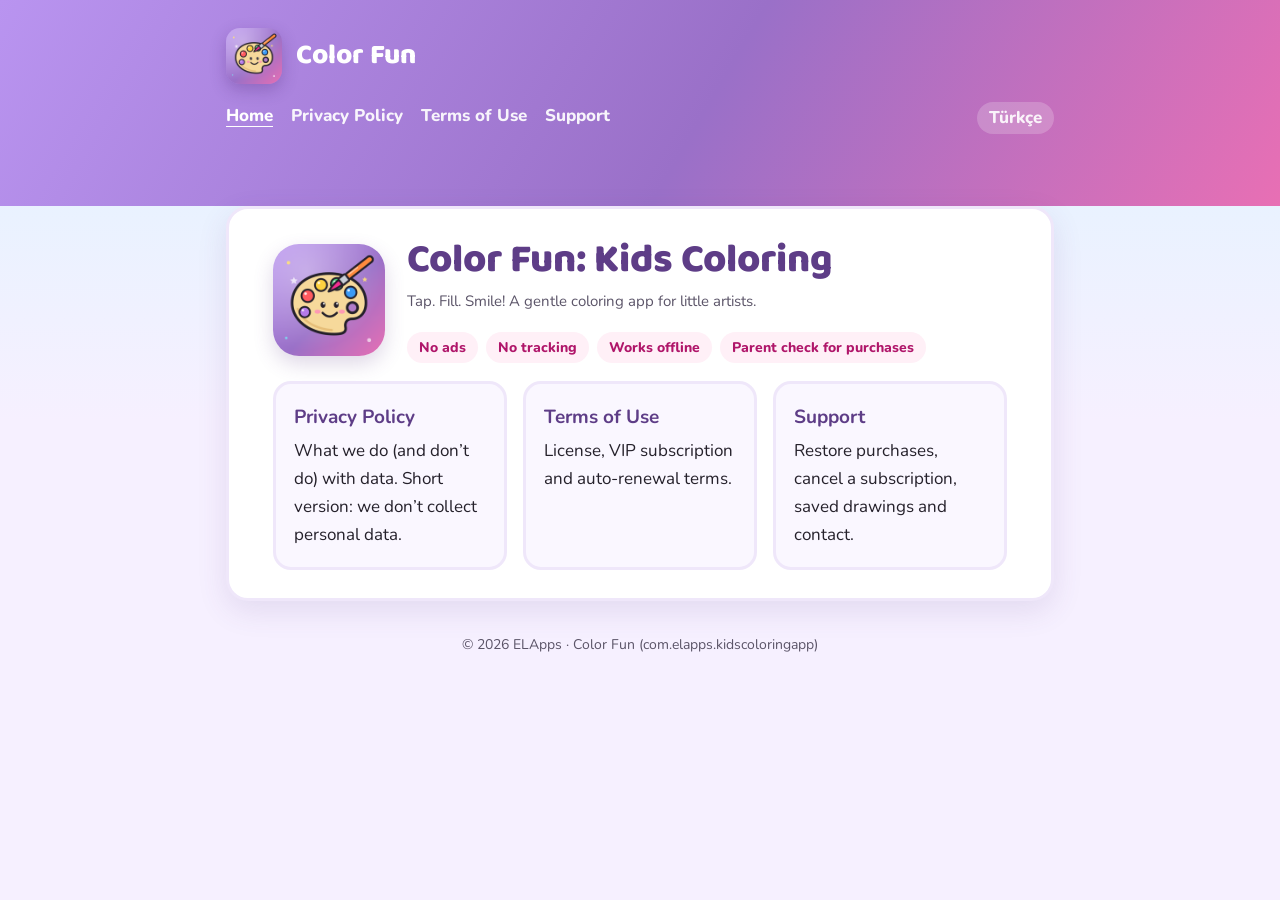
<file: index.html>
<!doctype html>
<html lang="en">
<head>
<meta charset="utf-8">
<meta name="viewport" content="width=device-width, initial-scale=1">
<title>Color Fun – Kids Coloring</title>
<meta name="description" content="Color Fun is a tap-to-fill coloring app for kids. Privacy policy, terms of use and support.">
<link rel="icon" href="assets/favicon.png">
<link rel="preconnect" href="https://fonts.googleapis.com">
<link rel="preconnect" href="https://fonts.gstatic.com" crossorigin>
<link href="https://fonts.googleapis.com/css2?family=Baloo+2:wght@800&family=Nunito:wght@400;700;800&display=swap" rel="stylesheet">
<link rel="stylesheet" href="style.css">
</head>
<body>
<header class="site"><div class="wrap">
  <a class="brand" href="./"><img src="assets/icon.png" alt=""><span>Color Fun</span></a>
  <nav class="top" aria-label="Main">
    <a href="./" aria-current="page">Home</a>
    <a href="privacy.html">Privacy Policy</a>
    <a href="terms.html">Terms of Use</a>
    <a href="support.html">Support</a>
    <a class="lang" href="tr/" hreflang="tr" lang="tr">Türkçe</a>
  </nav>
</div></header>
<main class="wrap">
  <div class="card">
    <div class="hero">
      <img src="assets/icon.png" alt="Color Fun app icon">
      <div>
        <h1>Color Fun: Kids Coloring</h1>
        <p class="meta">Tap. Fill. Smile! A gentle coloring app for little artists.</p>
        <div class="badges"><span>No ads</span><span>No tracking</span><span>Works offline</span><span>Parent check for purchases</span></div>
      </div>
    </div>
    <div class="grid">
      <a class="tile" href="privacy.html"><b>Privacy Policy</b>What we do (and don’t do) with data. Short version: we don’t collect personal data.</a>
      <a class="tile" href="terms.html"><b>Terms of Use</b>License, VIP subscription and auto-renewal terms.</a>
      <a class="tile" href="support.html"><b>Support</b>Restore purchases, cancel a subscription, saved drawings and contact.</a>
    </div>
  </div>
</main>
<footer>© 2026 ELApps · Color Fun (com.elapps.kidscoloringapp)</footer>
</body>
</html>
</file>
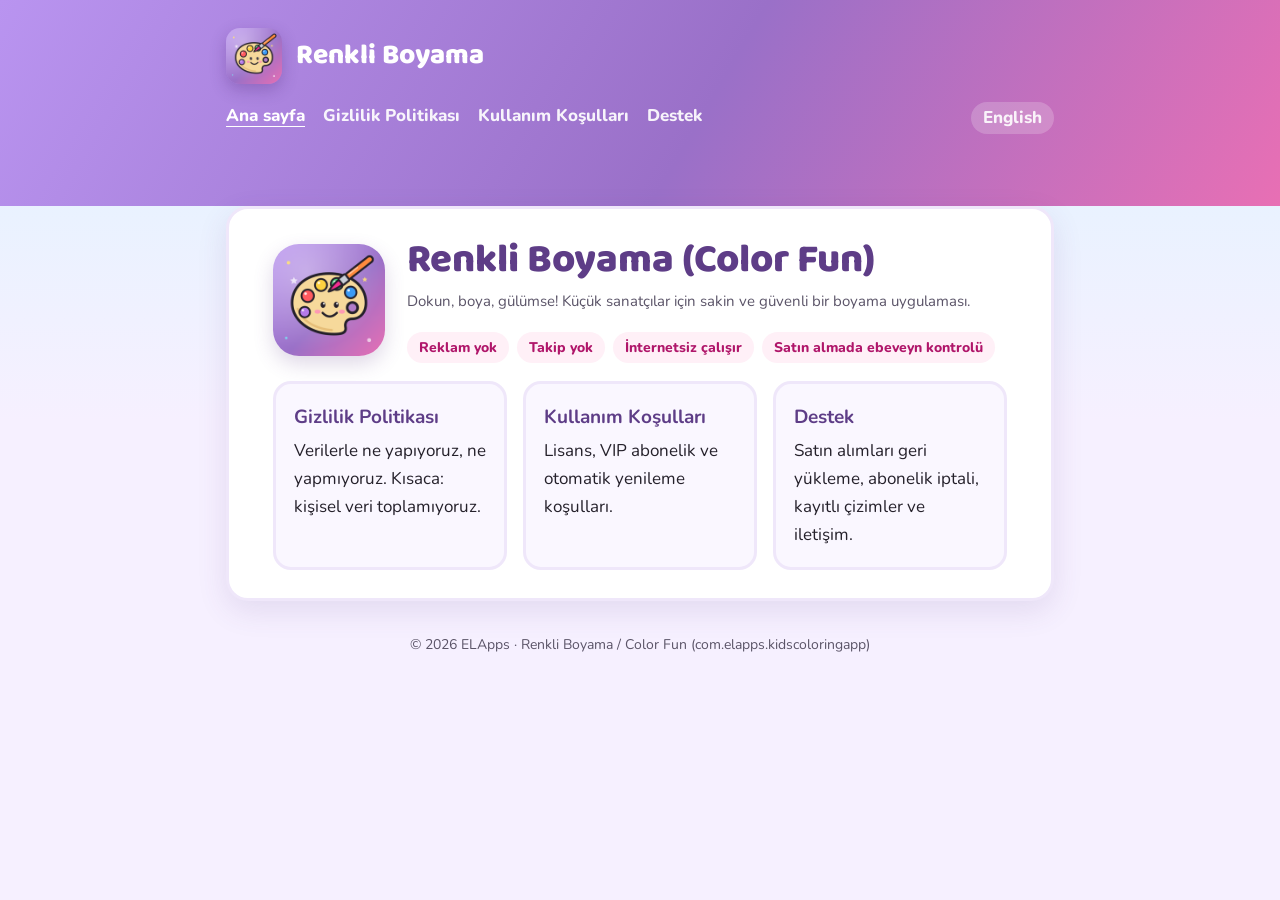
<file: tr/index.html>
<!doctype html>
<html lang="tr">
<head>
<meta charset="utf-8">
<meta name="viewport" content="width=device-width, initial-scale=1">
<title>Renkli Boyama – Çocuklar için Boyama</title>
<meta name="description" content="Renkli Boyama (Color Fun), çocuklar için dokun-boya uygulaması. Gizlilik politikası, kullanım koşulları ve destek.">
<link rel="icon" href="../assets/favicon.png">
<link rel="preconnect" href="https://fonts.googleapis.com">
<link rel="preconnect" href="https://fonts.gstatic.com" crossorigin>
<link href="https://fonts.googleapis.com/css2?family=Baloo+2:wght@800&family=Nunito:wght@400;700;800&display=swap" rel="stylesheet">
<link rel="stylesheet" href="../style.css">
</head>
<body>
<header class="site"><div class="wrap">
  <a class="brand" href="./"><img src="../assets/icon.png" alt=""><span>Renkli Boyama</span></a>
  <nav class="top" aria-label="Ana menü">
    <a href="./" aria-current="page">Ana sayfa</a>
    <a href="gizlilik.html">Gizlilik Politikası</a>
    <a href="kosullar.html">Kullanım Koşulları</a>
    <a href="destek.html">Destek</a>
    <a class="lang" href="../" hreflang="en" lang="en">English</a>
  </nav>
</div></header>
<main class="wrap">
  <div class="card">
    <div class="hero">
      <img src="../assets/icon.png" alt="Renkli Boyama uygulama ikonu">
      <div>
        <h1>Renkli Boyama (Color Fun)</h1>
        <p class="meta">Dokun, boya, gülümse! Küçük sanatçılar için sakin ve güvenli bir boyama uygulaması.</p>
        <div class="badges"><span>Reklam yok</span><span>Takip yok</span><span>İnternetsiz çalışır</span><span>Satın almada ebeveyn kontrolü</span></div>
      </div>
    </div>
    <div class="grid">
      <a class="tile" href="gizlilik.html"><b>Gizlilik Politikası</b>Verilerle ne yapıyoruz, ne yapmıyoruz. Kısaca: kişisel veri toplamıyoruz.</a>
      <a class="tile" href="kosullar.html"><b>Kullanım Koşulları</b>Lisans, VIP abonelik ve otomatik yenileme koşulları.</a>
      <a class="tile" href="destek.html"><b>Destek</b>Satın alımları geri yükleme, abonelik iptali, kayıtlı çizimler ve iletişim.</a>
    </div>
  </div>
</main>
<footer>© 2026 ELApps · Renkli Boyama / Color Fun (com.elapps.kidscoloringapp)</footer>
</body>
</html>
</file>
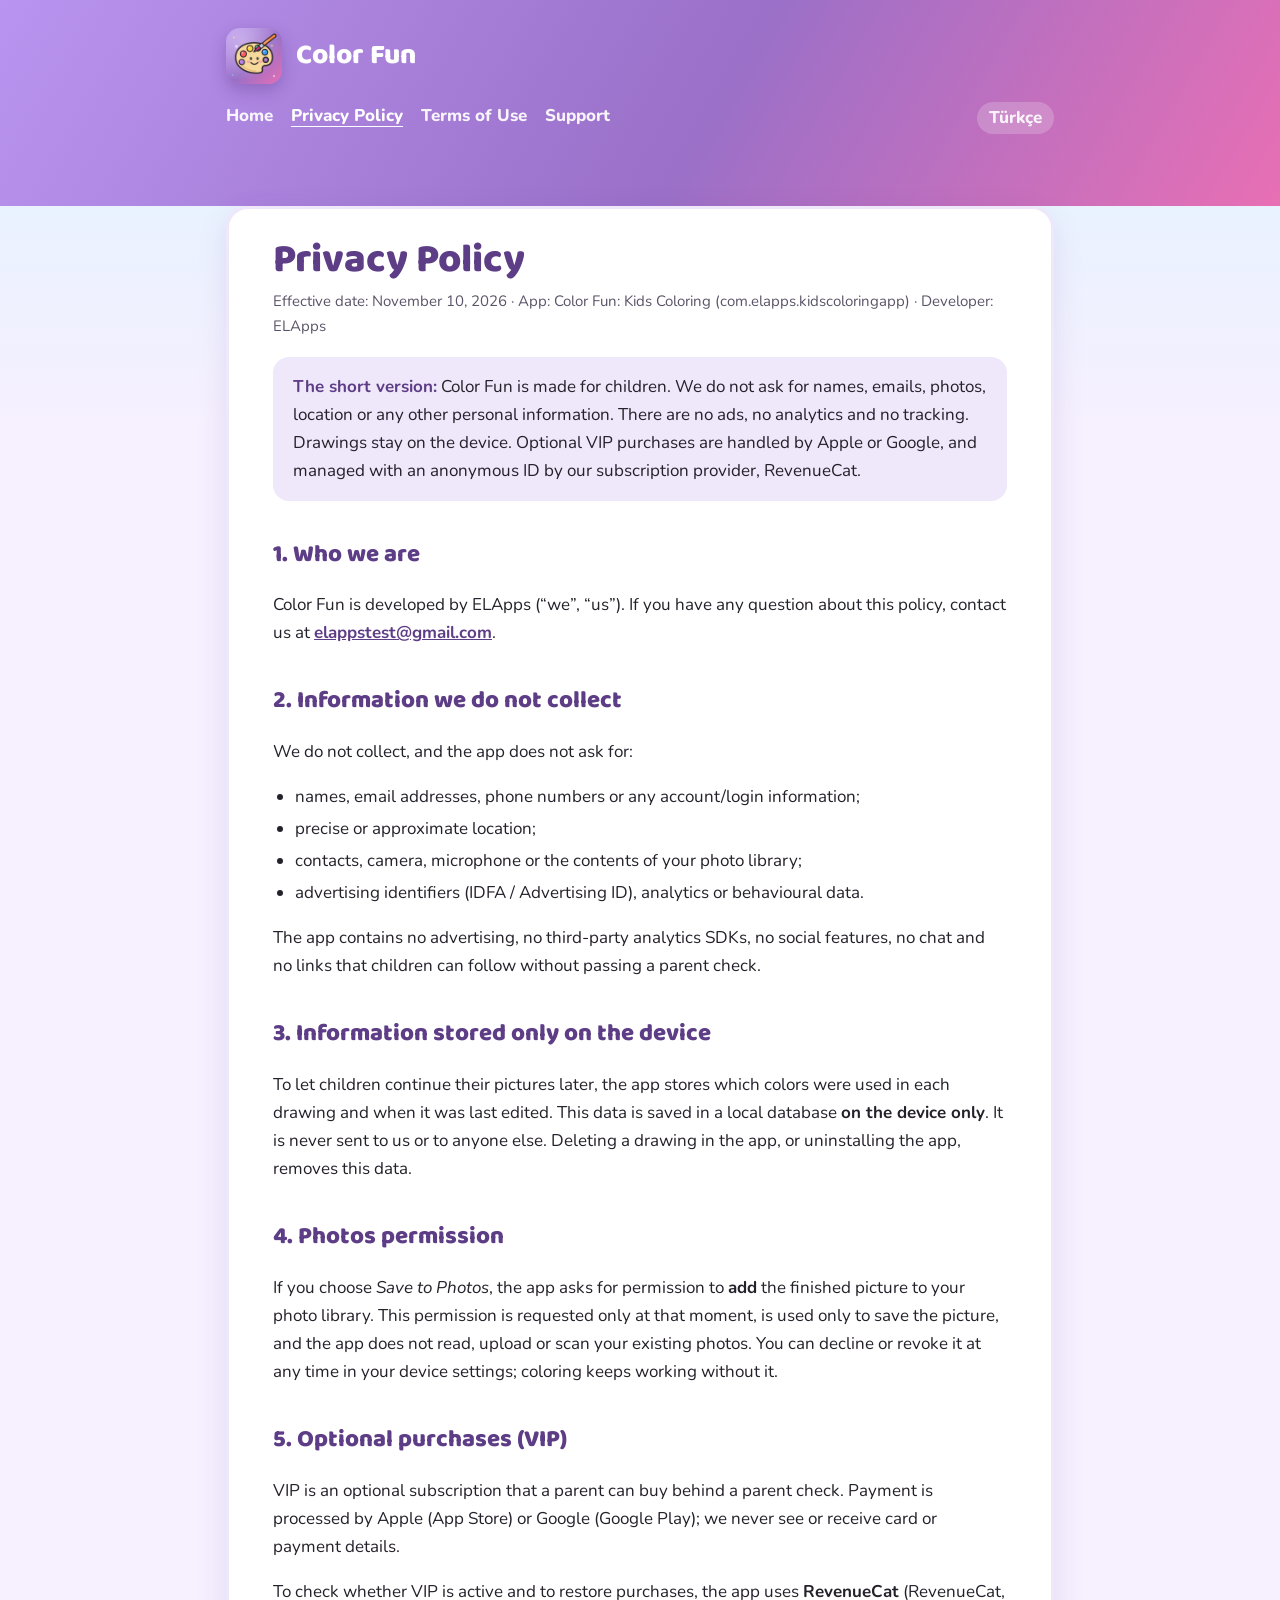
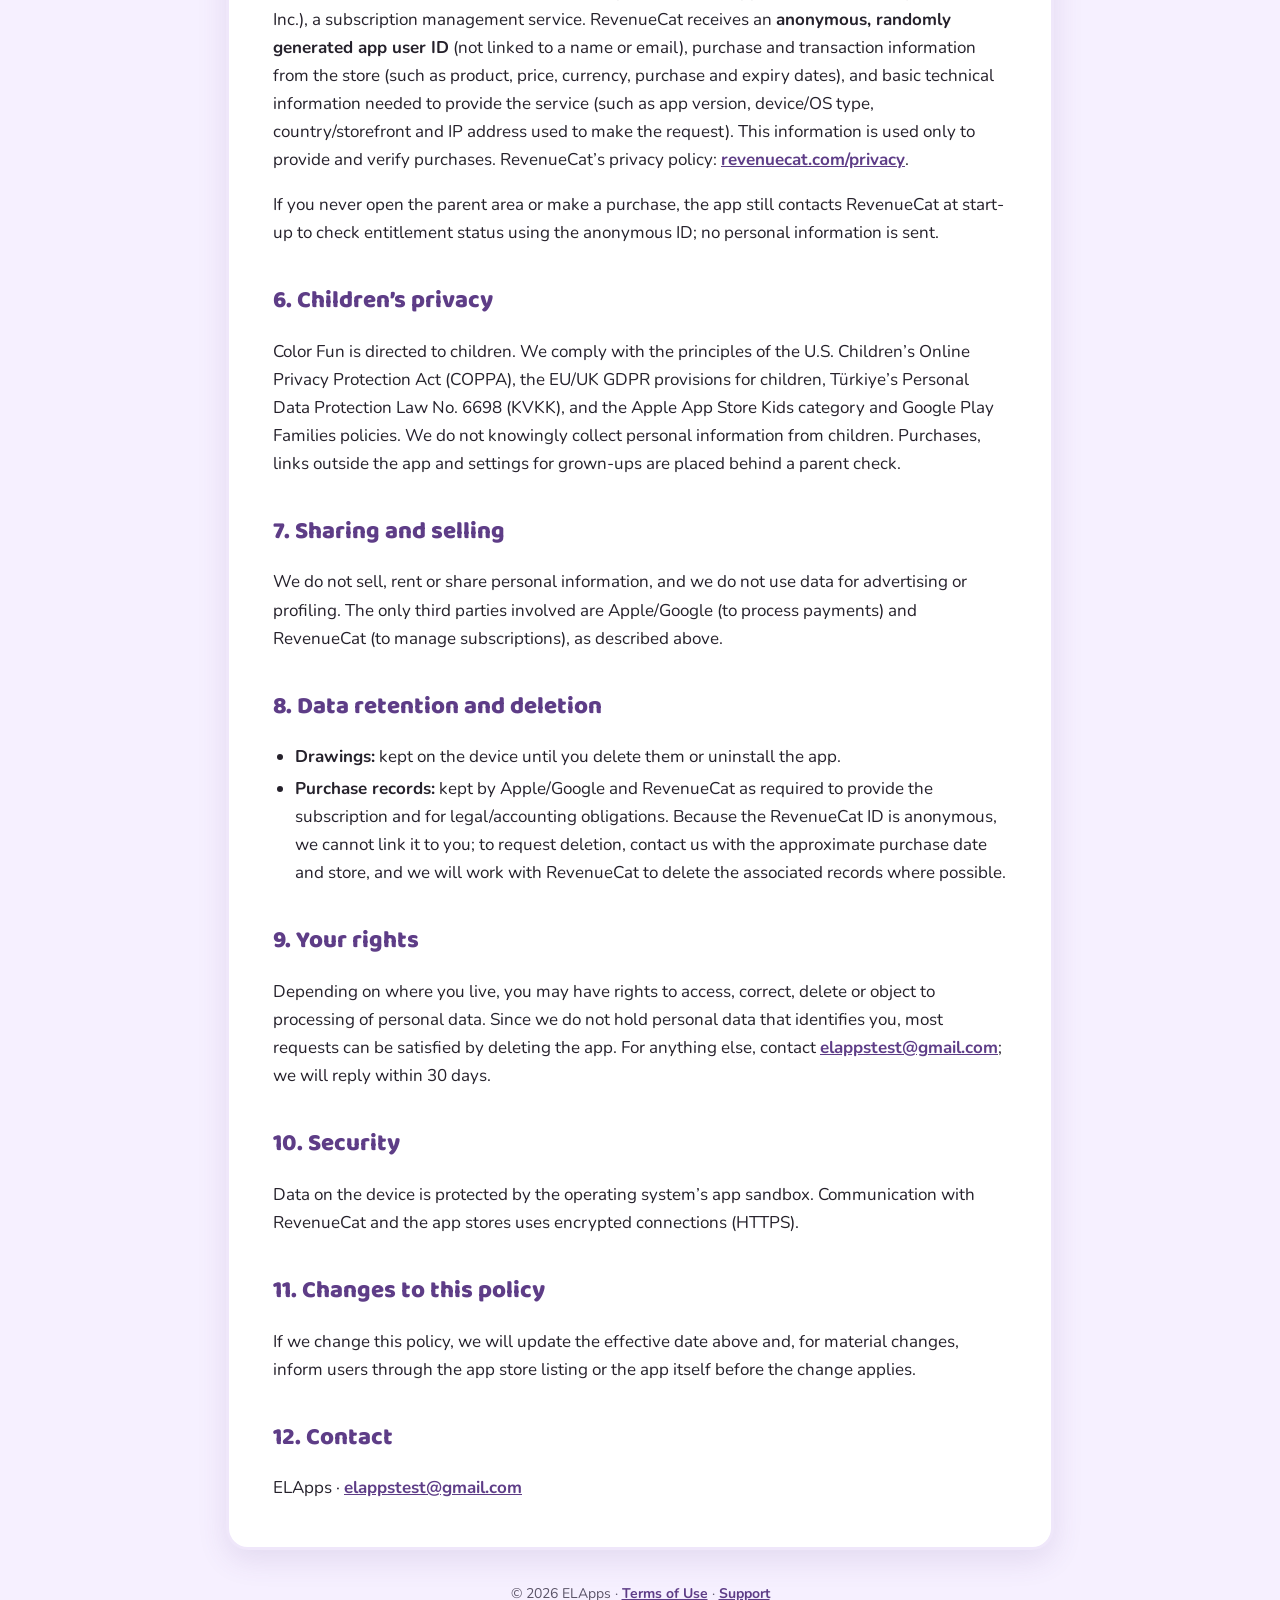
<file: privacy.html>
<!doctype html>
<html lang="en">
<head>
<meta charset="utf-8">
<meta name="viewport" content="width=device-width, initial-scale=1">
<title>Privacy Policy – Color Fun</title>
<meta name="description" content="Privacy Policy for the Color Fun kids coloring app.">
<link rel="icon" href="assets/favicon.png">
<link rel="preconnect" href="https://fonts.googleapis.com">
<link rel="preconnect" href="https://fonts.gstatic.com" crossorigin>
<link href="https://fonts.googleapis.com/css2?family=Baloo+2:wght@800&family=Nunito:wght@400;700;800&display=swap" rel="stylesheet">
<link rel="stylesheet" href="style.css">
<link rel="alternate" hreflang="tr" href="tr/gizlilik.html">
</head>
<body>
<header class="site"><div class="wrap">
  <a class="brand" href="./"><img src="assets/icon.png" alt=""><span>Color Fun</span></a>
  <nav class="top" aria-label="Main">
    <a href="./">Home</a>
    <a href="privacy.html" aria-current="page">Privacy Policy</a>
    <a href="terms.html">Terms of Use</a>
    <a href="support.html">Support</a>
    <a class="lang" href="tr/gizlilik.html" hreflang="tr" lang="tr">Türkçe</a>
  </nav>
</div></header>
<main class="wrap">
<article class="card">
  <h1>Privacy Policy</h1>
  <p class="meta">Effective date: November 10, 2026 · App: Color Fun: Kids Coloring (com.elapps.kidscoloringapp) · Developer: ELApps</p>

  <div class="callout">
    <strong>The short version:</strong> Color Fun is made for children. We do not ask for names, emails, photos, location or any other personal information. There are no ads, no analytics and no tracking. Drawings stay on the device. Optional VIP purchases are handled by Apple or Google, and managed with an anonymous ID by our subscription provider, RevenueCat.
  </div>

  <h2>1. Who we are</h2>
  <p>Color Fun is developed by ELApps (“we”, “us”). If you have any question about this policy, contact us at <a href="mailto:elappstest@gmail.com">elappstest@gmail.com</a>.</p>

  <h2>2. Information we do not collect</h2>
  <p>We do not collect, and the app does not ask for:</p>
  <ul>
    <li>names, email addresses, phone numbers or any account/login information;</li>
    <li>precise or approximate location;</li>
    <li>contacts, camera, microphone or the contents of your photo library;</li>
    <li>advertising identifiers (IDFA / Advertising ID), analytics or behavioural data.</li>
  </ul>
  <p>The app contains no advertising, no third-party analytics SDKs, no social features, no chat and no links that children can follow without passing a parent check.</p>

  <h2>3. Information stored only on the device</h2>
  <p>To let children continue their pictures later, the app stores which colors were used in each drawing and when it was last edited. This data is saved in a local database <strong>on the device only</strong>. It is never sent to us or to anyone else. Deleting a drawing in the app, or uninstalling the app, removes this data.</p>

  <h2>4. Photos permission</h2>
  <p>If you choose <em>Save to Photos</em>, the app asks for permission to <strong>add</strong> the finished picture to your photo library. This permission is requested only at that moment, is used only to save the picture, and the app does not read, upload or scan your existing photos. You can decline or revoke it at any time in your device settings; coloring keeps working without it.</p>

  <h2>5. Optional purchases (VIP)</h2>
  <p>VIP is an optional subscription that a parent can buy behind a parent check. Payment is processed by Apple (App Store) or Google (Google Play); we never see or receive card or payment details.</p>
  <p>To check whether VIP is active and to restore purchases, the app uses <strong>RevenueCat</strong> (RevenueCat, Inc.), a subscription management service. RevenueCat receives an <strong>anonymous, randomly generated app user ID</strong> (not linked to a name or email), purchase and transaction information from the store (such as product, price, currency, purchase and expiry dates), and basic technical information needed to provide the service (such as app version, device/OS type, country/storefront and IP address used to make the request). This information is used only to provide and verify purchases. RevenueCat’s privacy policy: <a href="https://www.revenuecat.com/privacy" rel="noopener">revenuecat.com/privacy</a>.</p>
  <p>If you never open the parent area or make a purchase, the app still contacts RevenueCat at start-up to check entitlement status using the anonymous ID; no personal information is sent.</p>

  <h2>6. Children’s privacy</h2>
  <p>Color Fun is directed to children. We comply with the principles of the U.S. Children’s Online Privacy Protection Act (COPPA), the EU/UK GDPR provisions for children, Türkiye’s Personal Data Protection Law No. 6698 (KVKK), and the Apple App Store Kids category and Google Play Families policies. We do not knowingly collect personal information from children. Purchases, links outside the app and settings for grown-ups are placed behind a parent check.</p>

  <h2>7. Sharing and selling</h2>
  <p>We do not sell, rent or share personal information, and we do not use data for advertising or profiling. The only third parties involved are Apple/Google (to process payments) and RevenueCat (to manage subscriptions), as described above.</p>

  <h2>8. Data retention and deletion</h2>
  <ul>
    <li><strong>Drawings:</strong> kept on the device until you delete them or uninstall the app.</li>
    <li><strong>Purchase records:</strong> kept by Apple/Google and RevenueCat as required to provide the subscription and for legal/accounting obligations. Because the RevenueCat ID is anonymous, we cannot link it to you; to request deletion, contact us with the approximate purchase date and store, and we will work with RevenueCat to delete the associated records where possible.</li>
  </ul>

  <h2>9. Your rights</h2>
  <p>Depending on where you live, you may have rights to access, correct, delete or object to processing of personal data. Since we do not hold personal data that identifies you, most requests can be satisfied by deleting the app. For anything else, contact <a href="mailto:elappstest@gmail.com">elappstest@gmail.com</a>; we will reply within 30 days.</p>

  <h2>10. Security</h2>
  <p>Data on the device is protected by the operating system’s app sandbox. Communication with RevenueCat and the app stores uses encrypted connections (HTTPS).</p>

  <h2>11. Changes to this policy</h2>
  <p>If we change this policy, we will update the effective date above and, for material changes, inform users through the app store listing or the app itself before the change applies.</p>

  <h2>12. Contact</h2>
  <p>ELApps · <a href="mailto:elappstest@gmail.com">elappstest@gmail.com</a></p>
</article>
</main>
<footer>© 2026 ELApps · <a href="terms.html">Terms of Use</a> · <a href="support.html">Support</a></footer>
</body>
</html>
</file>
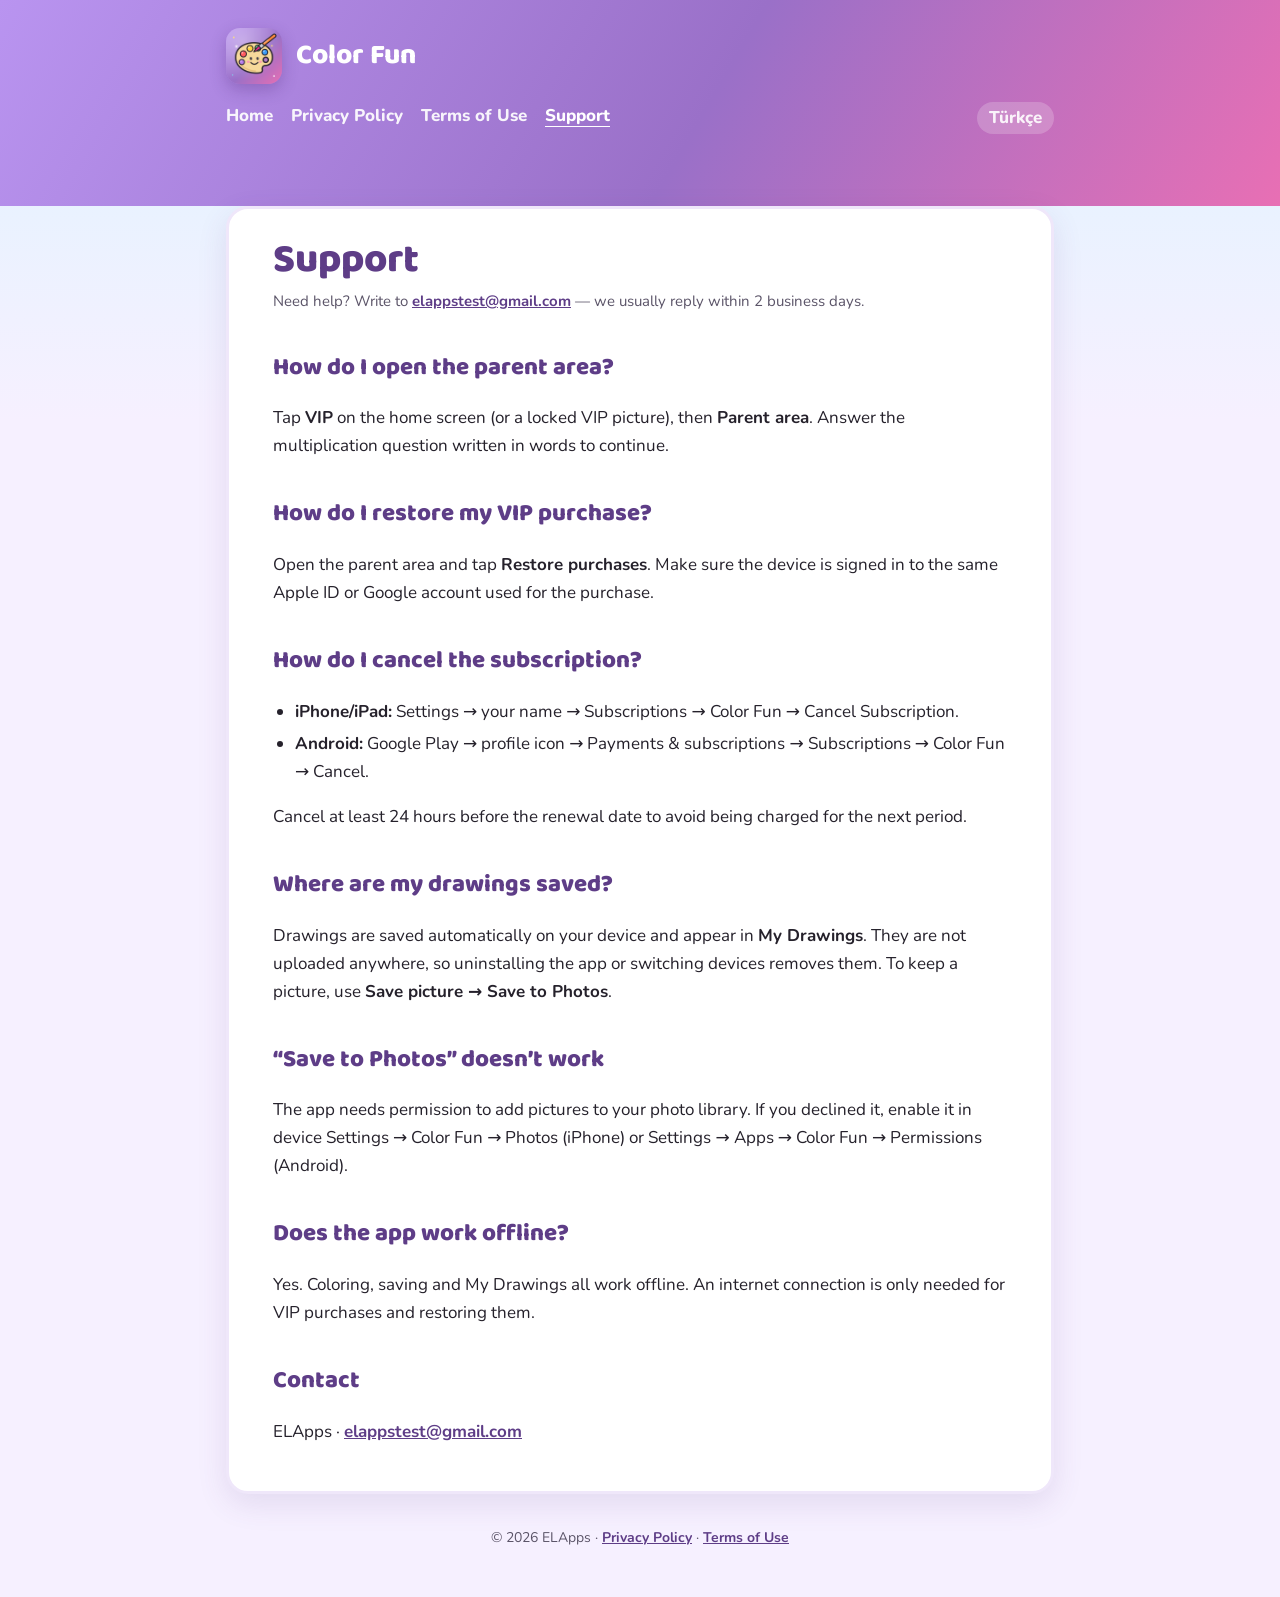
<file: support.html>
<!doctype html>
<html lang="en">
<head>
<meta charset="utf-8">
<meta name="viewport" content="width=device-width, initial-scale=1">
<title>Support – Color Fun</title>
<meta name="description" content="Help and support for the Color Fun kids coloring app.">
<link rel="icon" href="assets/favicon.png">
<link rel="preconnect" href="https://fonts.googleapis.com">
<link rel="preconnect" href="https://fonts.gstatic.com" crossorigin>
<link href="https://fonts.googleapis.com/css2?family=Baloo+2:wght@800&family=Nunito:wght@400;700;800&display=swap" rel="stylesheet">
<link rel="stylesheet" href="style.css">
<link rel="alternate" hreflang="tr" href="tr/destek.html">
</head>
<body>
<header class="site"><div class="wrap">
  <a class="brand" href="./"><img src="assets/icon.png" alt=""><span>Color Fun</span></a>
  <nav class="top" aria-label="Main">
    <a href="./">Home</a>
    <a href="privacy.html">Privacy Policy</a>
    <a href="terms.html">Terms of Use</a>
    <a href="support.html" aria-current="page">Support</a>
    <a class="lang" href="tr/destek.html" hreflang="tr" lang="tr">Türkçe</a>
  </nav>
</div></header>
<main class="wrap">
<article class="card">
  <h1>Support</h1>
  <p class="meta">Need help? Write to <a href="mailto:elappstest@gmail.com">elappstest@gmail.com</a> — we usually reply within 2 business days.</p>

  <h2>How do I open the parent area?</h2>
  <p>Tap <strong>VIP</strong> on the home screen (or a locked VIP picture), then <strong>Parent area</strong>. Answer the multiplication question written in words to continue.</p>

  <h2>How do I restore my VIP purchase?</h2>
  <p>Open the parent area and tap <strong>Restore purchases</strong>. Make sure the device is signed in to the same Apple ID or Google account used for the purchase.</p>

  <h2>How do I cancel the subscription?</h2>
  <ul>
    <li><strong>iPhone/iPad:</strong> Settings → your name → Subscriptions → Color Fun → Cancel Subscription.</li>
    <li><strong>Android:</strong> Google Play → profile icon → Payments &amp; subscriptions → Subscriptions → Color Fun → Cancel.</li>
  </ul>
  <p>Cancel at least 24 hours before the renewal date to avoid being charged for the next period.</p>

  <h2>Where are my drawings saved?</h2>
  <p>Drawings are saved automatically on your device and appear in <strong>My Drawings</strong>. They are not uploaded anywhere, so uninstalling the app or switching devices removes them. To keep a picture, use <strong>Save picture → Save to Photos</strong>.</p>

  <h2>“Save to Photos” doesn’t work</h2>
  <p>The app needs permission to add pictures to your photo library. If you declined it, enable it in device Settings → Color Fun → Photos (iPhone) or Settings → Apps → Color Fun → Permissions (Android).</p>

  <h2>Does the app work offline?</h2>
  <p>Yes. Coloring, saving and My Drawings all work offline. An internet connection is only needed for VIP purchases and restoring them.</p>

  <h2>Contact</h2>
  <p>ELApps · <a href="mailto:elappstest@gmail.com">elappstest@gmail.com</a></p>
</article>
</main>
<footer>© 2026 ELApps · <a href="privacy.html">Privacy Policy</a> · <a href="terms.html">Terms of Use</a></footer>
</body>
</html>
</file>
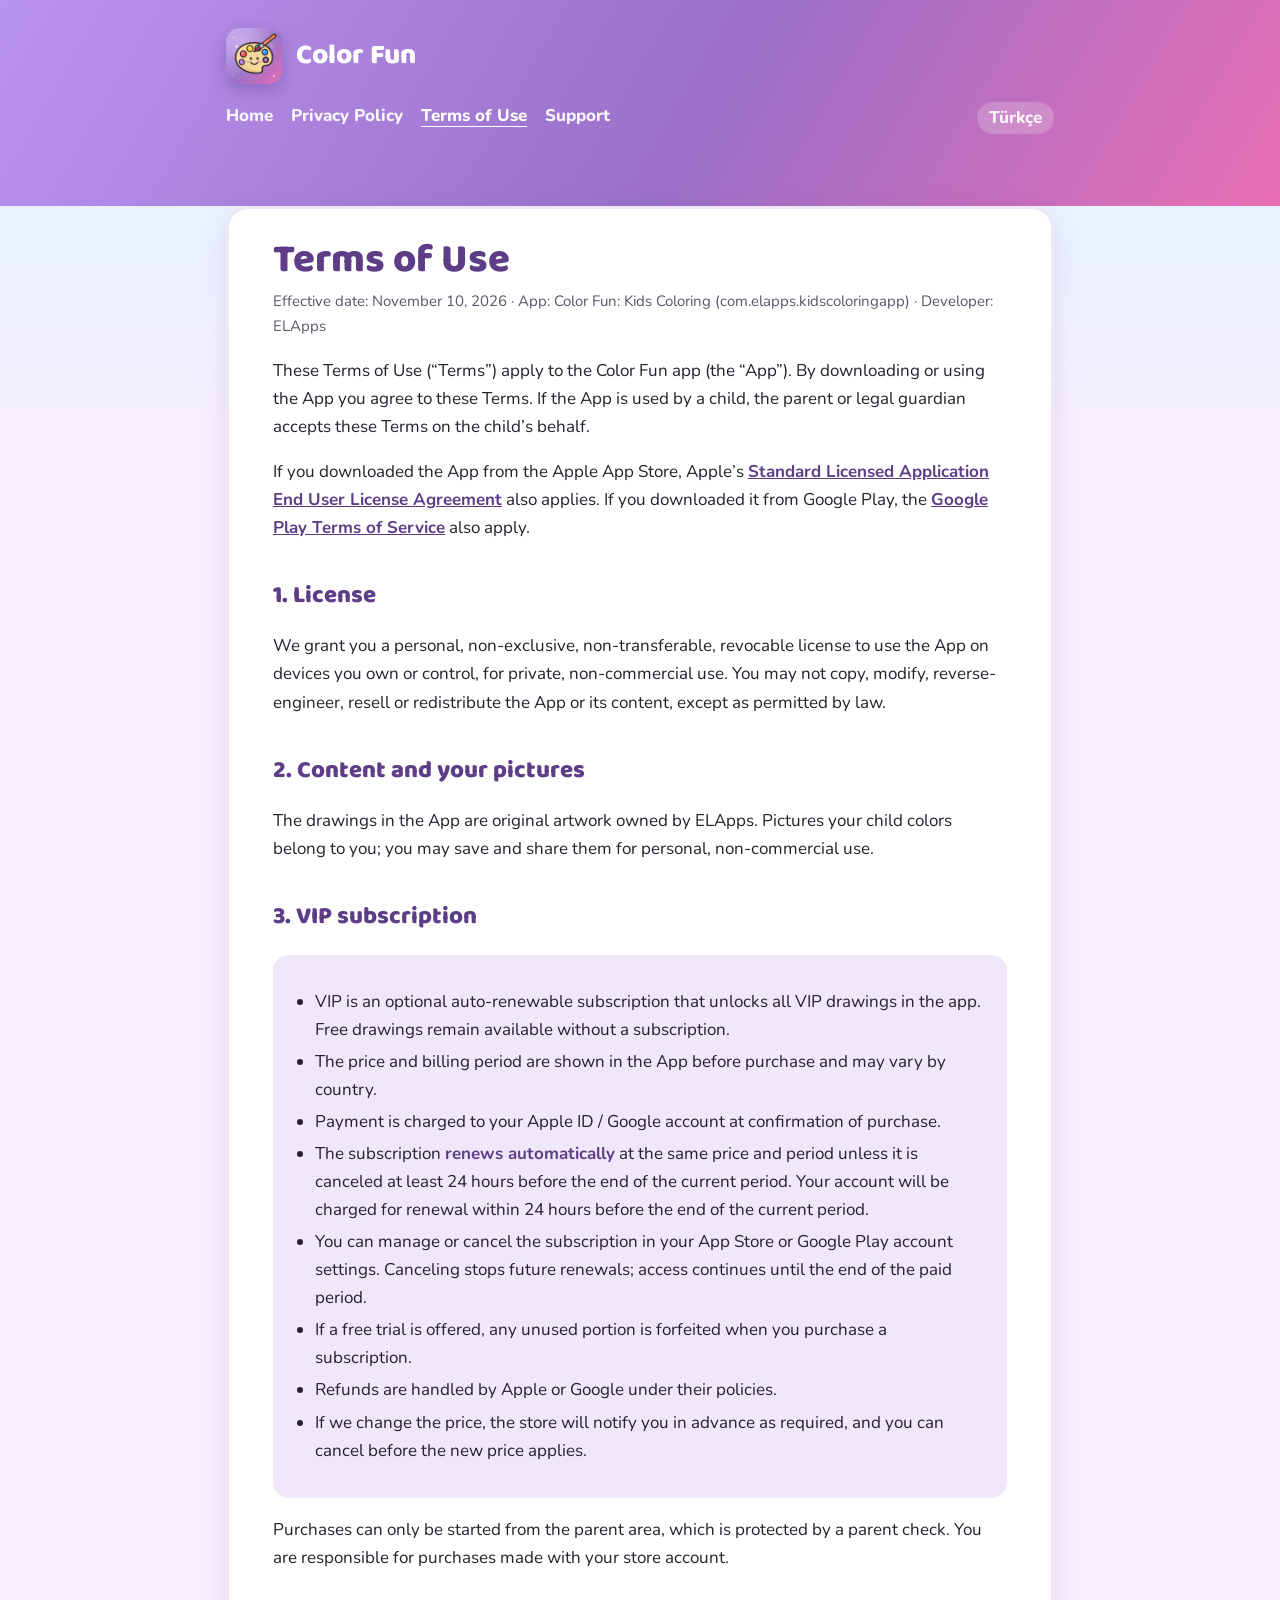
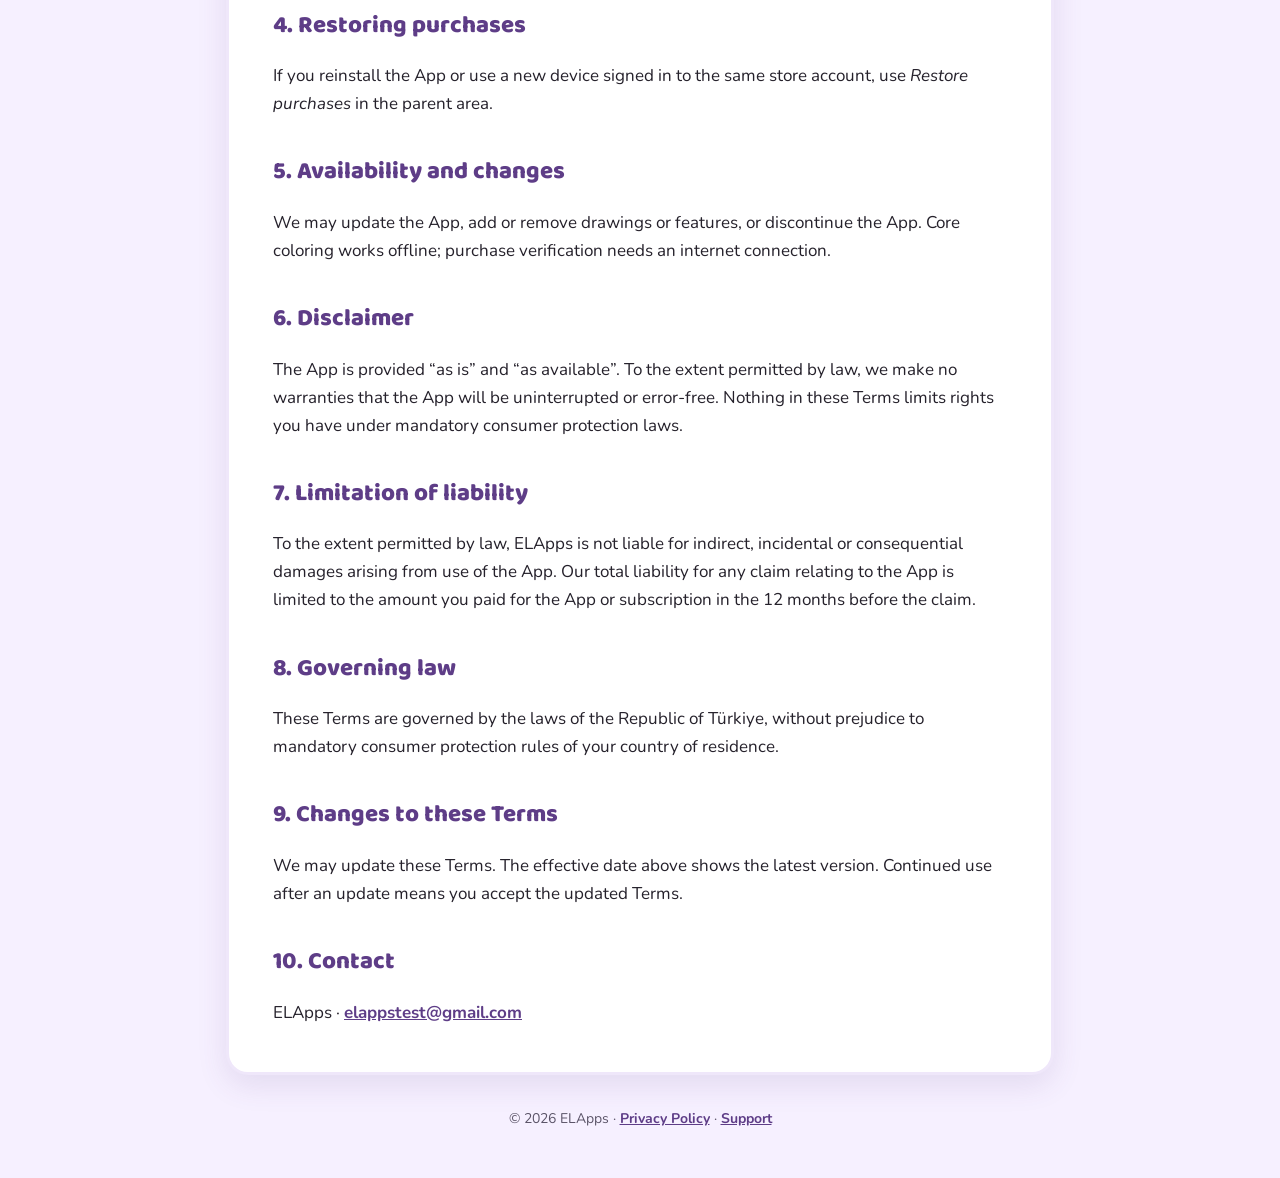
<file: terms.html>
<!doctype html>
<html lang="en">
<head>
<meta charset="utf-8">
<meta name="viewport" content="width=device-width, initial-scale=1">
<title>Terms of Use – Color Fun</title>
<meta name="description" content="Terms of Use and subscription terms for the Color Fun kids coloring app.">
<link rel="icon" href="assets/favicon.png">
<link rel="preconnect" href="https://fonts.googleapis.com">
<link rel="preconnect" href="https://fonts.gstatic.com" crossorigin>
<link href="https://fonts.googleapis.com/css2?family=Baloo+2:wght@800&family=Nunito:wght@400;700;800&display=swap" rel="stylesheet">
<link rel="stylesheet" href="style.css">
<link rel="alternate" hreflang="tr" href="tr/kosullar.html">
</head>
<body>
<header class="site"><div class="wrap">
  <a class="brand" href="./"><img src="assets/icon.png" alt=""><span>Color Fun</span></a>
  <nav class="top" aria-label="Main">
    <a href="./">Home</a>
    <a href="privacy.html">Privacy Policy</a>
    <a href="terms.html" aria-current="page">Terms of Use</a>
    <a href="support.html">Support</a>
    <a class="lang" href="tr/kosullar.html" hreflang="tr" lang="tr">Türkçe</a>
  </nav>
</div></header>
<main class="wrap">
<article class="card">
  <h1>Terms of Use</h1>
  <p class="meta">Effective date: November 10, 2026 · App: Color Fun: Kids Coloring (com.elapps.kidscoloringapp) · Developer: ELApps</p>

  <p>These Terms of Use (“Terms”) apply to the Color Fun app (the “App”). By downloading or using the App you agree to these Terms. If the App is used by a child, the parent or legal guardian accepts these Terms on the child’s behalf.</p>
  <p>If you downloaded the App from the Apple App Store, Apple’s <a href="https://www.apple.com/legal/internet-services/itunes/dev/stdeula/" rel="noopener">Standard Licensed Application End User License Agreement</a> also applies. If you downloaded it from Google Play, the <a href="https://play.google.com/about/play-terms/" rel="noopener">Google Play Terms of Service</a> also apply.</p>

  <h2>1. License</h2>
  <p>We grant you a personal, non-exclusive, non-transferable, revocable license to use the App on devices you own or control, for private, non-commercial use. You may not copy, modify, reverse-engineer, resell or redistribute the App or its content, except as permitted by law.</p>

  <h2>2. Content and your pictures</h2>
  <p>The drawings in the App are original artwork owned by ELApps. Pictures your child colors belong to you; you may save and share them for personal, non-commercial use.</p>

  <h2>3. VIP subscription</h2>
  <div class="callout">
    <ul>
      <li>VIP is an optional auto-renewable subscription that unlocks all VIP drawings in the app. Free drawings remain available without a subscription.</li>
      <li>The price and billing period are shown in the App before purchase and may vary by country.</li>
      <li>Payment is charged to your Apple ID / Google account at confirmation of purchase.</li>
      <li>The subscription <strong>renews automatically</strong> at the same price and period unless it is canceled at least 24 hours before the end of the current period. Your account will be charged for renewal within 24 hours before the end of the current period.</li>
      <li>You can manage or cancel the subscription in your App Store or Google Play account settings. Canceling stops future renewals; access continues until the end of the paid period.</li>
      <li>If a free trial is offered, any unused portion is forfeited when you purchase a subscription.</li>
      <li>Refunds are handled by Apple or Google under their policies.</li>
      <li>If we change the price, the store will notify you in advance as required, and you can cancel before the new price applies.</li>
    </ul>
  </div>
  <p>Purchases can only be started from the parent area, which is protected by a parent check. You are responsible for purchases made with your store account.</p>

  <h2>4. Restoring purchases</h2>
  <p>If you reinstall the App or use a new device signed in to the same store account, use <em>Restore purchases</em> in the parent area.</p>

  <h2>5. Availability and changes</h2>
  <p>We may update the App, add or remove drawings or features, or discontinue the App. Core coloring works offline; purchase verification needs an internet connection.</p>

  <h2>6. Disclaimer</h2>
  <p>The App is provided “as is” and “as available”. To the extent permitted by law, we make no warranties that the App will be uninterrupted or error-free. Nothing in these Terms limits rights you have under mandatory consumer protection laws.</p>

  <h2>7. Limitation of liability</h2>
  <p>To the extent permitted by law, ELApps is not liable for indirect, incidental or consequential damages arising from use of the App. Our total liability for any claim relating to the App is limited to the amount you paid for the App or subscription in the 12 months before the claim.</p>

  <h2>8. Governing law</h2>
  <p>These Terms are governed by the laws of the Republic of Türkiye, without prejudice to mandatory consumer protection rules of your country of residence.</p>

  <h2>9. Changes to these Terms</h2>
  <p>We may update these Terms. The effective date above shows the latest version. Continued use after an update means you accept the updated Terms.</p>

  <h2>10. Contact</h2>
  <p>ELApps · <a href="mailto:elappstest@gmail.com">elappstest@gmail.com</a></p>
</article>
</main>
<footer>© 2026 ELApps · <a href="privacy.html">Privacy Policy</a> · <a href="support.html">Support</a></footer>
</body>
</html>
</file>
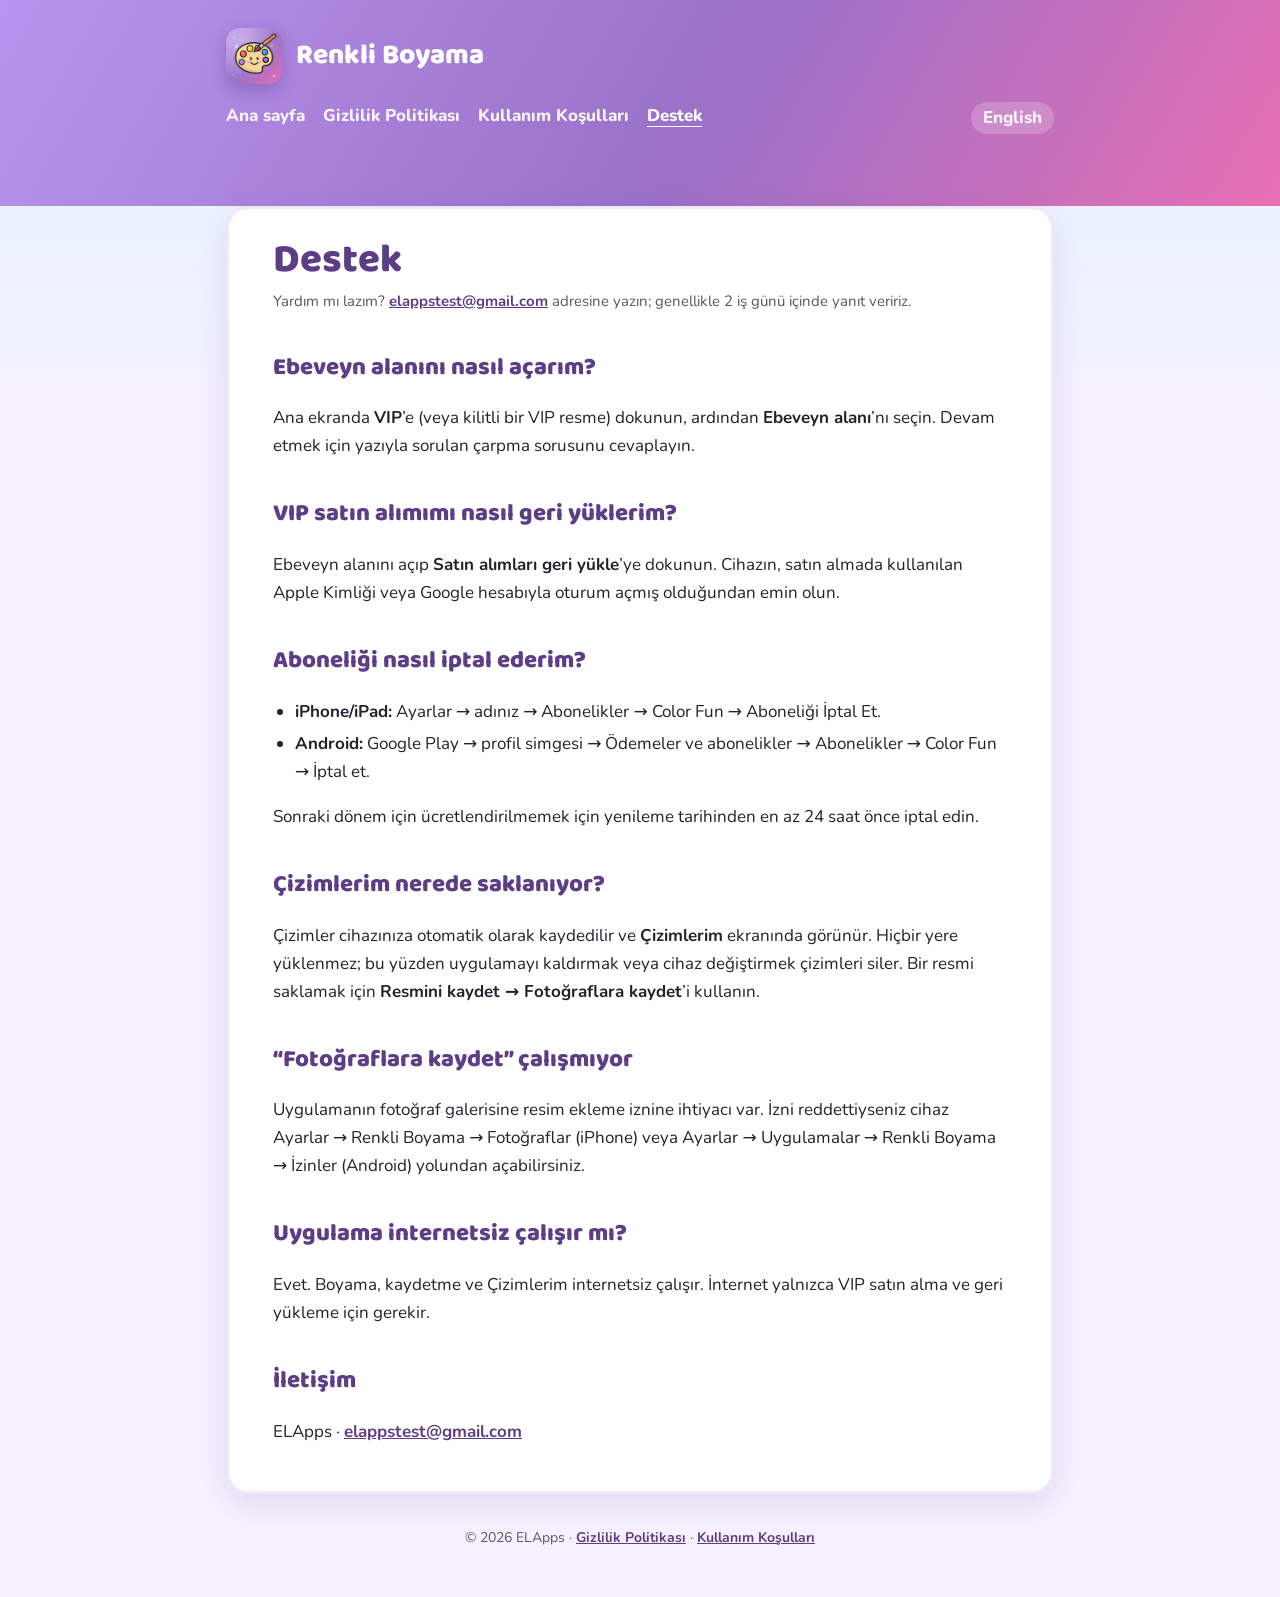
<file: tr/destek.html>
<!doctype html>
<html lang="tr">
<head>
<meta charset="utf-8">
<meta name="viewport" content="width=device-width, initial-scale=1">
<title>Destek – Renkli Boyama</title>
<meta name="description" content="Renkli Boyama (Color Fun) yardım ve destek.">
<link rel="icon" href="../assets/favicon.png">
<link rel="preconnect" href="https://fonts.googleapis.com">
<link rel="preconnect" href="https://fonts.gstatic.com" crossorigin>
<link href="https://fonts.googleapis.com/css2?family=Baloo+2:wght@800&family=Nunito:wght@400;700;800&display=swap" rel="stylesheet">
<link rel="stylesheet" href="../style.css">
<link rel="alternate" hreflang="en" href="../support.html">
</head>
<body>
<header class="site"><div class="wrap">
  <a class="brand" href="./"><img src="../assets/icon.png" alt=""><span>Renkli Boyama</span></a>
  <nav class="top" aria-label="Ana menü">
    <a href="./">Ana sayfa</a>
    <a href="gizlilik.html">Gizlilik Politikası</a>
    <a href="kosullar.html">Kullanım Koşulları</a>
    <a href="destek.html" aria-current="page">Destek</a>
    <a class="lang" href="../support.html" hreflang="en" lang="en">English</a>
  </nav>
</div></header>
<main class="wrap">
<article class="card">
  <h1>Destek</h1>
  <p class="meta">Yardım mı lazım? <a href="mailto:elappstest@gmail.com">elappstest@gmail.com</a> adresine yazın; genellikle 2 iş günü içinde yanıt veririz.</p>

  <h2>Ebeveyn alanını nasıl açarım?</h2>
  <p>Ana ekranda <strong>VIP</strong>’e (veya kilitli bir VIP resme) dokunun, ardından <strong>Ebeveyn alanı</strong>’nı seçin. Devam etmek için yazıyla sorulan çarpma sorusunu cevaplayın.</p>

  <h2>VIP satın alımımı nasıl geri yüklerim?</h2>
  <p>Ebeveyn alanını açıp <strong>Satın alımları geri yükle</strong>’ye dokunun. Cihazın, satın almada kullanılan Apple Kimliği veya Google hesabıyla oturum açmış olduğundan emin olun.</p>

  <h2>Aboneliği nasıl iptal ederim?</h2>
  <ul>
    <li><strong>iPhone/iPad:</strong> Ayarlar → adınız → Abonelikler → Color Fun → Aboneliği İptal Et.</li>
    <li><strong>Android:</strong> Google Play → profil simgesi → Ödemeler ve abonelikler → Abonelikler → Color Fun → İptal et.</li>
  </ul>
  <p>Sonraki dönem için ücretlendirilmemek için yenileme tarihinden en az 24 saat önce iptal edin.</p>

  <h2>Çizimlerim nerede saklanıyor?</h2>
  <p>Çizimler cihazınıza otomatik olarak kaydedilir ve <strong>Çizimlerim</strong> ekranında görünür. Hiçbir yere yüklenmez; bu yüzden uygulamayı kaldırmak veya cihaz değiştirmek çizimleri siler. Bir resmi saklamak için <strong>Resmini kaydet → Fotoğraflara kaydet</strong>’i kullanın.</p>

  <h2>“Fotoğraflara kaydet” çalışmıyor</h2>
  <p>Uygulamanın fotoğraf galerisine resim ekleme iznine ihtiyacı var. İzni reddettiyseniz cihaz Ayarlar → Renkli Boyama → Fotoğraflar (iPhone) veya Ayarlar → Uygulamalar → Renkli Boyama → İzinler (Android) yolundan açabilirsiniz.</p>

  <h2>Uygulama internetsiz çalışır mı?</h2>
  <p>Evet. Boyama, kaydetme ve Çizimlerim internetsiz çalışır. İnternet yalnızca VIP satın alma ve geri yükleme için gerekir.</p>

  <h2>İletişim</h2>
  <p>ELApps · <a href="mailto:elappstest@gmail.com">elappstest@gmail.com</a></p>
</article>
</main>
<footer>© 2026 ELApps · <a href="gizlilik.html">Gizlilik Politikası</a> · <a href="kosullar.html">Kullanım Koşulları</a></footer>
</body>
</html>
</file>
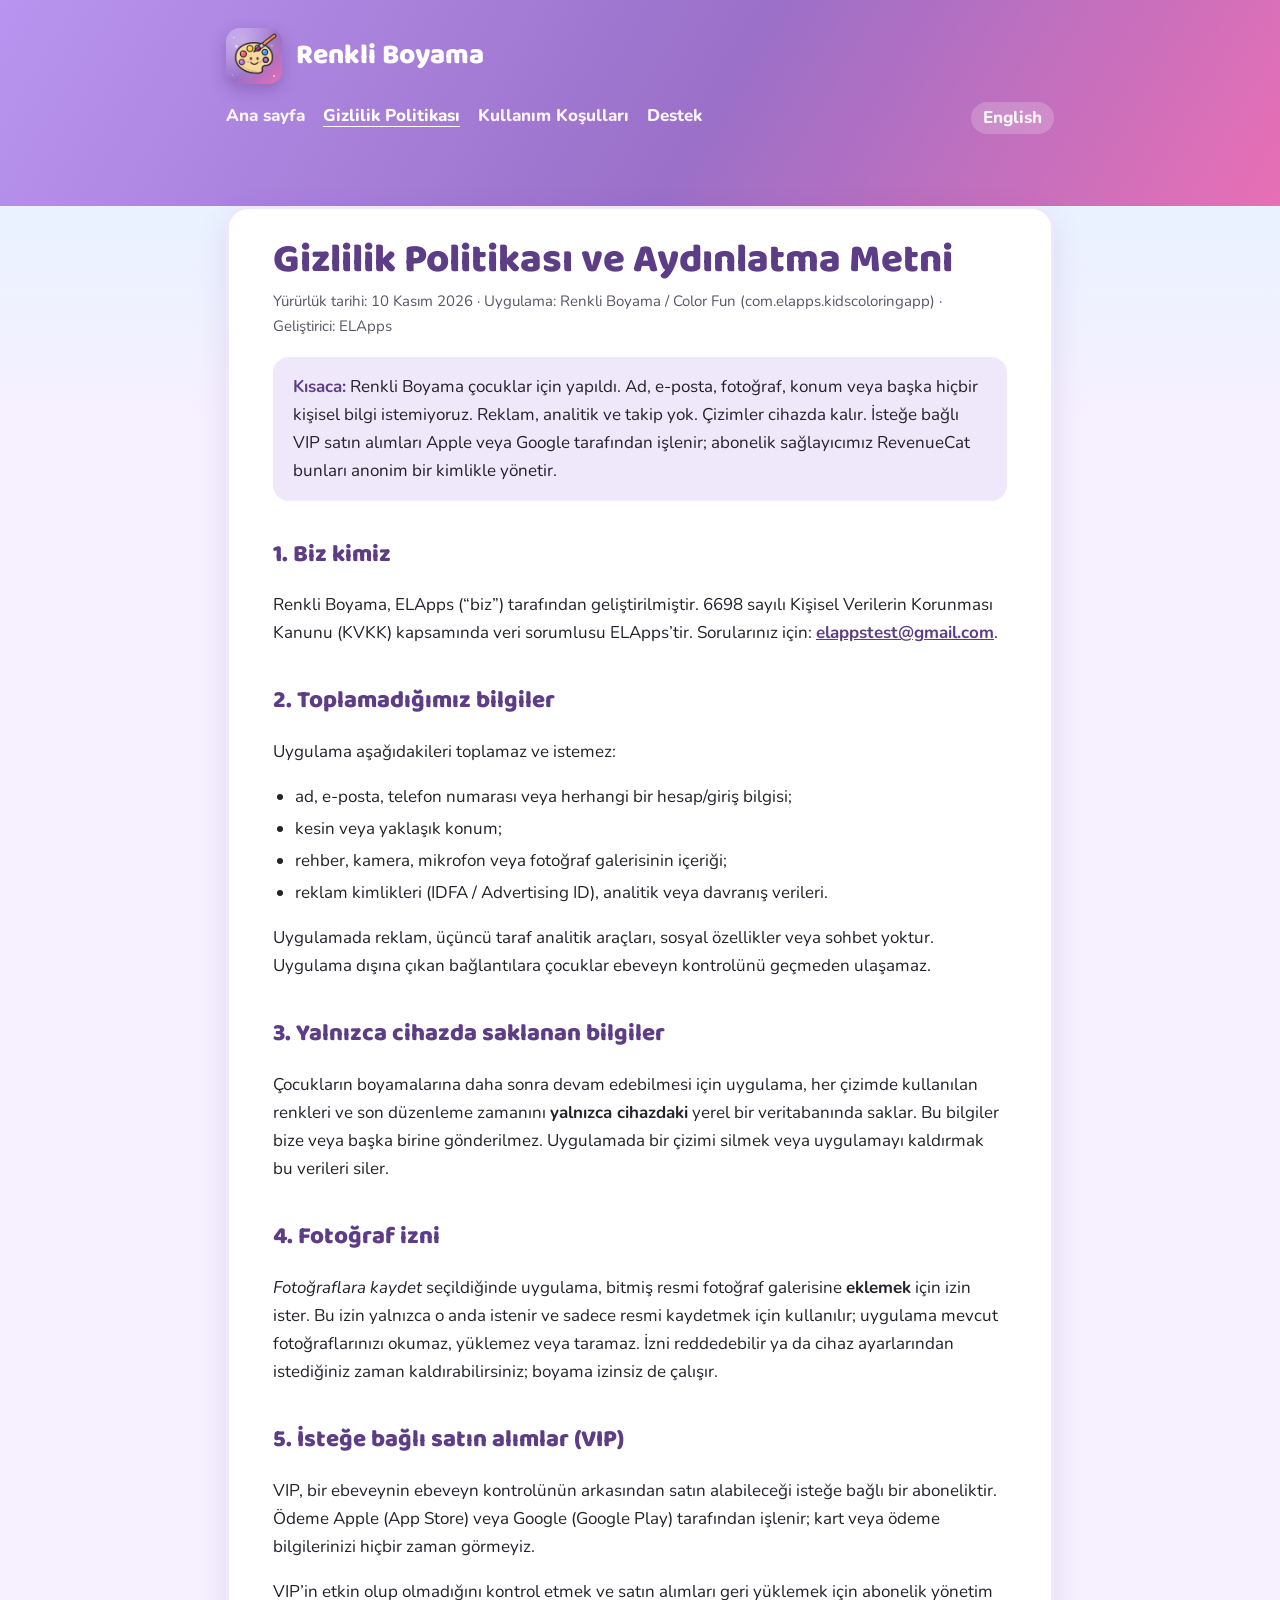
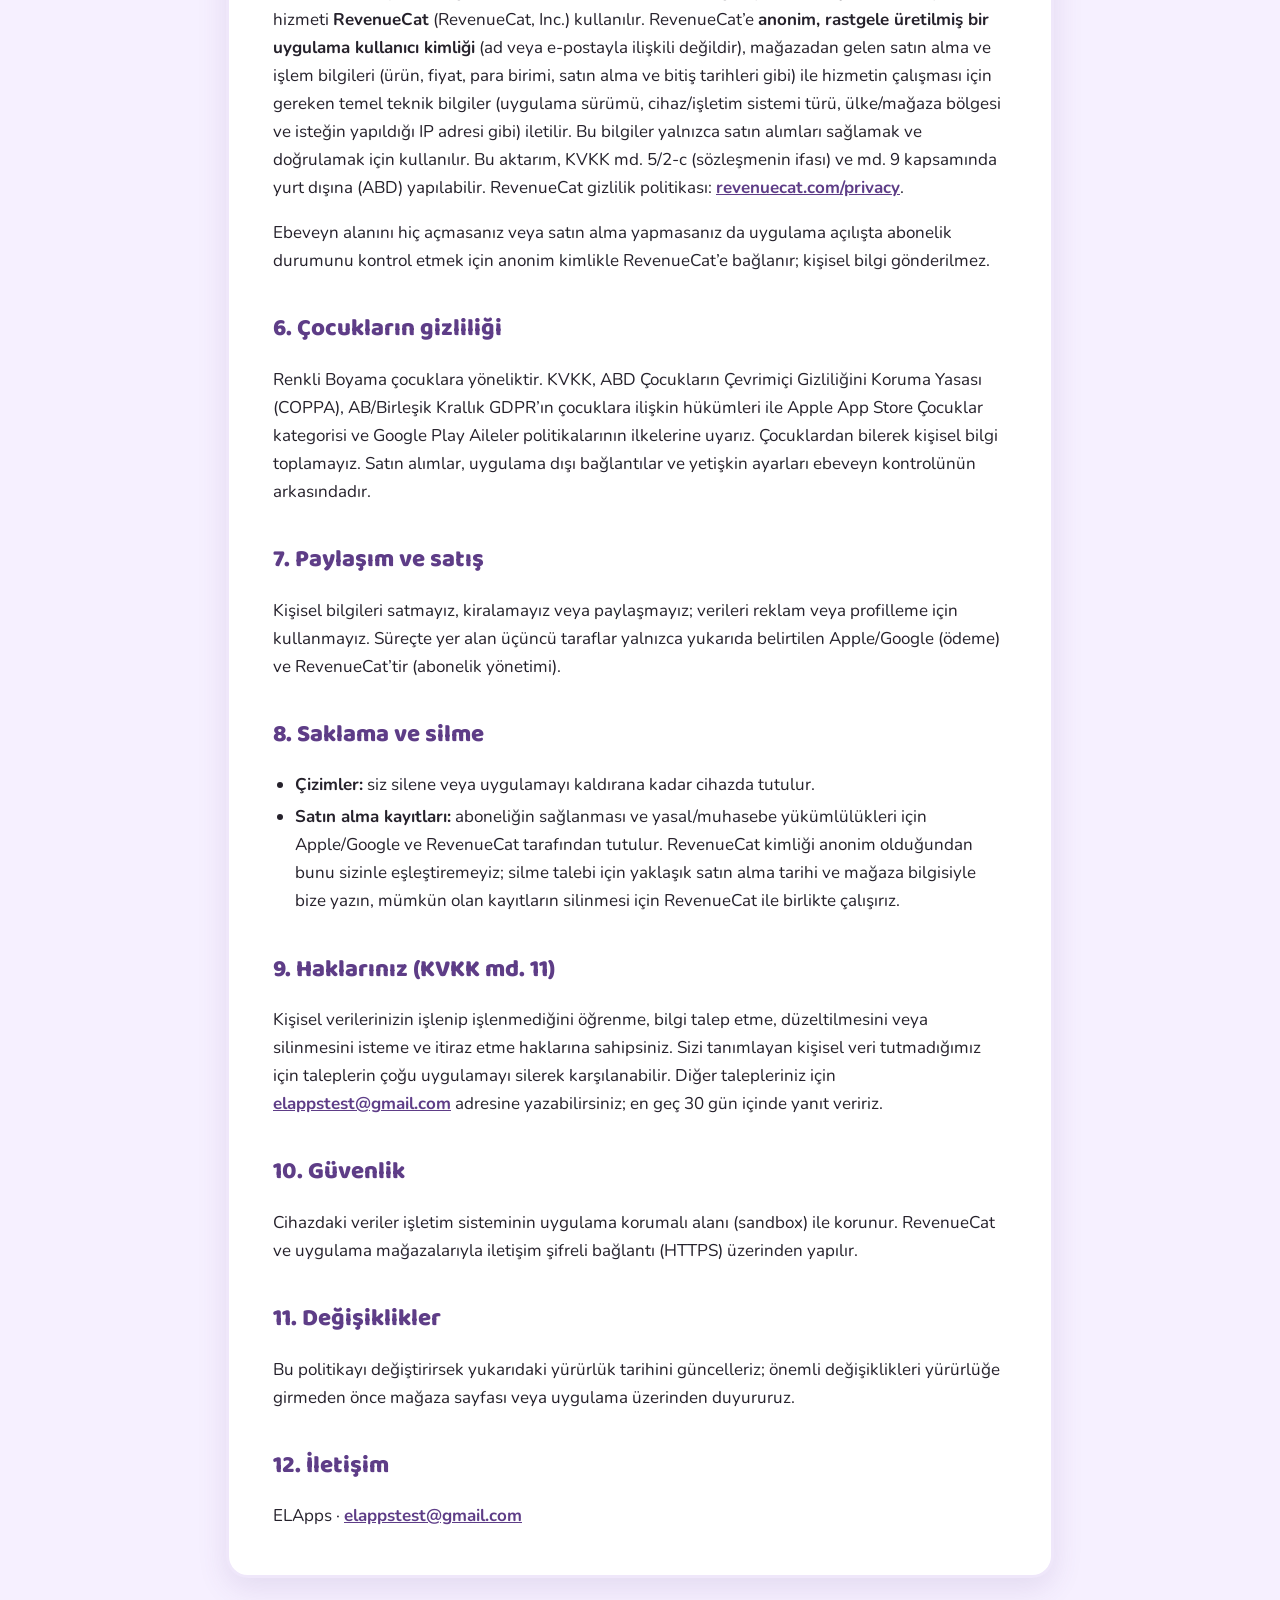
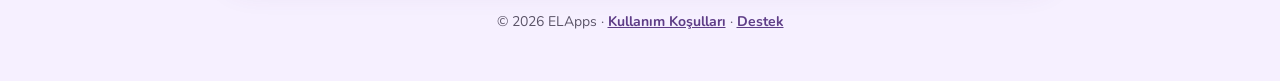
<file: tr/gizlilik.html>
<!doctype html>
<html lang="tr">
<head>
<meta charset="utf-8">
<meta name="viewport" content="width=device-width, initial-scale=1">
<title>Gizlilik Politikası – Renkli Boyama</title>
<meta name="description" content="Renkli Boyama (Color Fun) çocuk boyama uygulaması gizlilik politikası ve KVKK aydınlatma metni.">
<link rel="icon" href="../assets/favicon.png">
<link rel="preconnect" href="https://fonts.googleapis.com">
<link rel="preconnect" href="https://fonts.gstatic.com" crossorigin>
<link href="https://fonts.googleapis.com/css2?family=Baloo+2:wght@800&family=Nunito:wght@400;700;800&display=swap" rel="stylesheet">
<link rel="stylesheet" href="../style.css">
<link rel="alternate" hreflang="en" href="../privacy.html">
</head>
<body>
<header class="site"><div class="wrap">
  <a class="brand" href="./"><img src="../assets/icon.png" alt=""><span>Renkli Boyama</span></a>
  <nav class="top" aria-label="Ana menü">
    <a href="./">Ana sayfa</a>
    <a href="gizlilik.html" aria-current="page">Gizlilik Politikası</a>
    <a href="kosullar.html">Kullanım Koşulları</a>
    <a href="destek.html">Destek</a>
    <a class="lang" href="../privacy.html" hreflang="en" lang="en">English</a>
  </nav>
</div></header>
<main class="wrap">
<article class="card">
  <h1>Gizlilik Politikası ve Aydınlatma Metni</h1>
  <p class="meta">Yürürlük tarihi: 10 Kasım 2026 · Uygulama: Renkli Boyama / Color Fun (com.elapps.kidscoloringapp) · Geliştirici: ELApps</p>

  <div class="callout">
    <strong>Kısaca:</strong> Renkli Boyama çocuklar için yapıldı. Ad, e-posta, fotoğraf, konum veya başka hiçbir kişisel bilgi istemiyoruz. Reklam, analitik ve takip yok. Çizimler cihazda kalır. İsteğe bağlı VIP satın alımları Apple veya Google tarafından işlenir; abonelik sağlayıcımız RevenueCat bunları anonim bir kimlikle yönetir.
  </div>

  <h2>1. Biz kimiz</h2>
  <p>Renkli Boyama, ELApps (“biz”) tarafından geliştirilmiştir. 6698 sayılı Kişisel Verilerin Korunması Kanunu (KVKK) kapsamında veri sorumlusu ELApps’tir. Sorularınız için: <a href="mailto:elappstest@gmail.com">elappstest@gmail.com</a>.</p>

  <h2>2. Toplamadığımız bilgiler</h2>
  <p>Uygulama aşağıdakileri toplamaz ve istemez:</p>
  <ul>
    <li>ad, e-posta, telefon numarası veya herhangi bir hesap/giriş bilgisi;</li>
    <li>kesin veya yaklaşık konum;</li>
    <li>rehber, kamera, mikrofon veya fotoğraf galerisinin içeriği;</li>
    <li>reklam kimlikleri (IDFA / Advertising ID), analitik veya davranış verileri.</li>
  </ul>
  <p>Uygulamada reklam, üçüncü taraf analitik araçları, sosyal özellikler veya sohbet yoktur. Uygulama dışına çıkan bağlantılara çocuklar ebeveyn kontrolünü geçmeden ulaşamaz.</p>

  <h2>3. Yalnızca cihazda saklanan bilgiler</h2>
  <p>Çocukların boyamalarına daha sonra devam edebilmesi için uygulama, her çizimde kullanılan renkleri ve son düzenleme zamanını <strong>yalnızca cihazdaki</strong> yerel bir veritabanında saklar. Bu bilgiler bize veya başka birine gönderilmez. Uygulamada bir çizimi silmek veya uygulamayı kaldırmak bu verileri siler.</p>

  <h2>4. Fotoğraf izni</h2>
  <p><em>Fotoğraflara kaydet</em> seçildiğinde uygulama, bitmiş resmi fotoğraf galerisine <strong>eklemek</strong> için izin ister. Bu izin yalnızca o anda istenir ve sadece resmi kaydetmek için kullanılır; uygulama mevcut fotoğraflarınızı okumaz, yüklemez veya taramaz. İzni reddedebilir ya da cihaz ayarlarından istediğiniz zaman kaldırabilirsiniz; boyama izinsiz de çalışır.</p>

  <h2>5. İsteğe bağlı satın alımlar (VIP)</h2>
  <p>VIP, bir ebeveynin ebeveyn kontrolünün arkasından satın alabileceği isteğe bağlı bir aboneliktir. Ödeme Apple (App Store) veya Google (Google Play) tarafından işlenir; kart veya ödeme bilgilerinizi hiçbir zaman görmeyiz.</p>
  <p>VIP’in etkin olup olmadığını kontrol etmek ve satın alımları geri yüklemek için abonelik yönetim hizmeti <strong>RevenueCat</strong> (RevenueCat, Inc.) kullanılır. RevenueCat’e <strong>anonim, rastgele üretilmiş bir uygulama kullanıcı kimliği</strong> (ad veya e-postayla ilişkili değildir), mağazadan gelen satın alma ve işlem bilgileri (ürün, fiyat, para birimi, satın alma ve bitiş tarihleri gibi) ile hizmetin çalışması için gereken temel teknik bilgiler (uygulama sürümü, cihaz/işletim sistemi türü, ülke/mağaza bölgesi ve isteğin yapıldığı IP adresi gibi) iletilir. Bu bilgiler yalnızca satın alımları sağlamak ve doğrulamak için kullanılır. Bu aktarım, KVKK md. 5/2-c (sözleşmenin ifası) ve md. 9 kapsamında yurt dışına (ABD) yapılabilir. RevenueCat gizlilik politikası: <a href="https://www.revenuecat.com/privacy" rel="noopener">revenuecat.com/privacy</a>.</p>
  <p>Ebeveyn alanını hiç açmasanız veya satın alma yapmasanız da uygulama açılışta abonelik durumunu kontrol etmek için anonim kimlikle RevenueCat’e bağlanır; kişisel bilgi gönderilmez.</p>

  <h2>6. Çocukların gizliliği</h2>
  <p>Renkli Boyama çocuklara yöneliktir. KVKK, ABD Çocukların Çevrimiçi Gizliliğini Koruma Yasası (COPPA), AB/Birleşik Krallık GDPR’ın çocuklara ilişkin hükümleri ile Apple App Store Çocuklar kategorisi ve Google Play Aileler politikalarının ilkelerine uyarız. Çocuklardan bilerek kişisel bilgi toplamayız. Satın alımlar, uygulama dışı bağlantılar ve yetişkin ayarları ebeveyn kontrolünün arkasındadır.</p>

  <h2>7. Paylaşım ve satış</h2>
  <p>Kişisel bilgileri satmayız, kiralamayız veya paylaşmayız; verileri reklam veya profilleme için kullanmayız. Süreçte yer alan üçüncü taraflar yalnızca yukarıda belirtilen Apple/Google (ödeme) ve RevenueCat’tir (abonelik yönetimi).</p>

  <h2>8. Saklama ve silme</h2>
  <ul>
    <li><strong>Çizimler:</strong> siz silene veya uygulamayı kaldırana kadar cihazda tutulur.</li>
    <li><strong>Satın alma kayıtları:</strong> aboneliğin sağlanması ve yasal/muhasebe yükümlülükleri için Apple/Google ve RevenueCat tarafından tutulur. RevenueCat kimliği anonim olduğundan bunu sizinle eşleştiremeyiz; silme talebi için yaklaşık satın alma tarihi ve mağaza bilgisiyle bize yazın, mümkün olan kayıtların silinmesi için RevenueCat ile birlikte çalışırız.</li>
  </ul>

  <h2>9. Haklarınız (KVKK md. 11)</h2>
  <p>Kişisel verilerinizin işlenip işlenmediğini öğrenme, bilgi talep etme, düzeltilmesini veya silinmesini isteme ve itiraz etme haklarına sahipsiniz. Sizi tanımlayan kişisel veri tutmadığımız için taleplerin çoğu uygulamayı silerek karşılanabilir. Diğer talepleriniz için <a href="mailto:elappstest@gmail.com">elappstest@gmail.com</a> adresine yazabilirsiniz; en geç 30 gün içinde yanıt veririz.</p>

  <h2>10. Güvenlik</h2>
  <p>Cihazdaki veriler işletim sisteminin uygulama korumalı alanı (sandbox) ile korunur. RevenueCat ve uygulama mağazalarıyla iletişim şifreli bağlantı (HTTPS) üzerinden yapılır.</p>

  <h2>11. Değişiklikler</h2>
  <p>Bu politikayı değiştirirsek yukarıdaki yürürlük tarihini güncelleriz; önemli değişiklikleri yürürlüğe girmeden önce mağaza sayfası veya uygulama üzerinden duyururuz.</p>

  <h2>12. İletişim</h2>
  <p>ELApps · <a href="mailto:elappstest@gmail.com">elappstest@gmail.com</a></p>
</article>
</main>
<footer>© 2026 ELApps · <a href="kosullar.html">Kullanım Koşulları</a> · <a href="destek.html">Destek</a></footer>
</body>
</html>
</file>
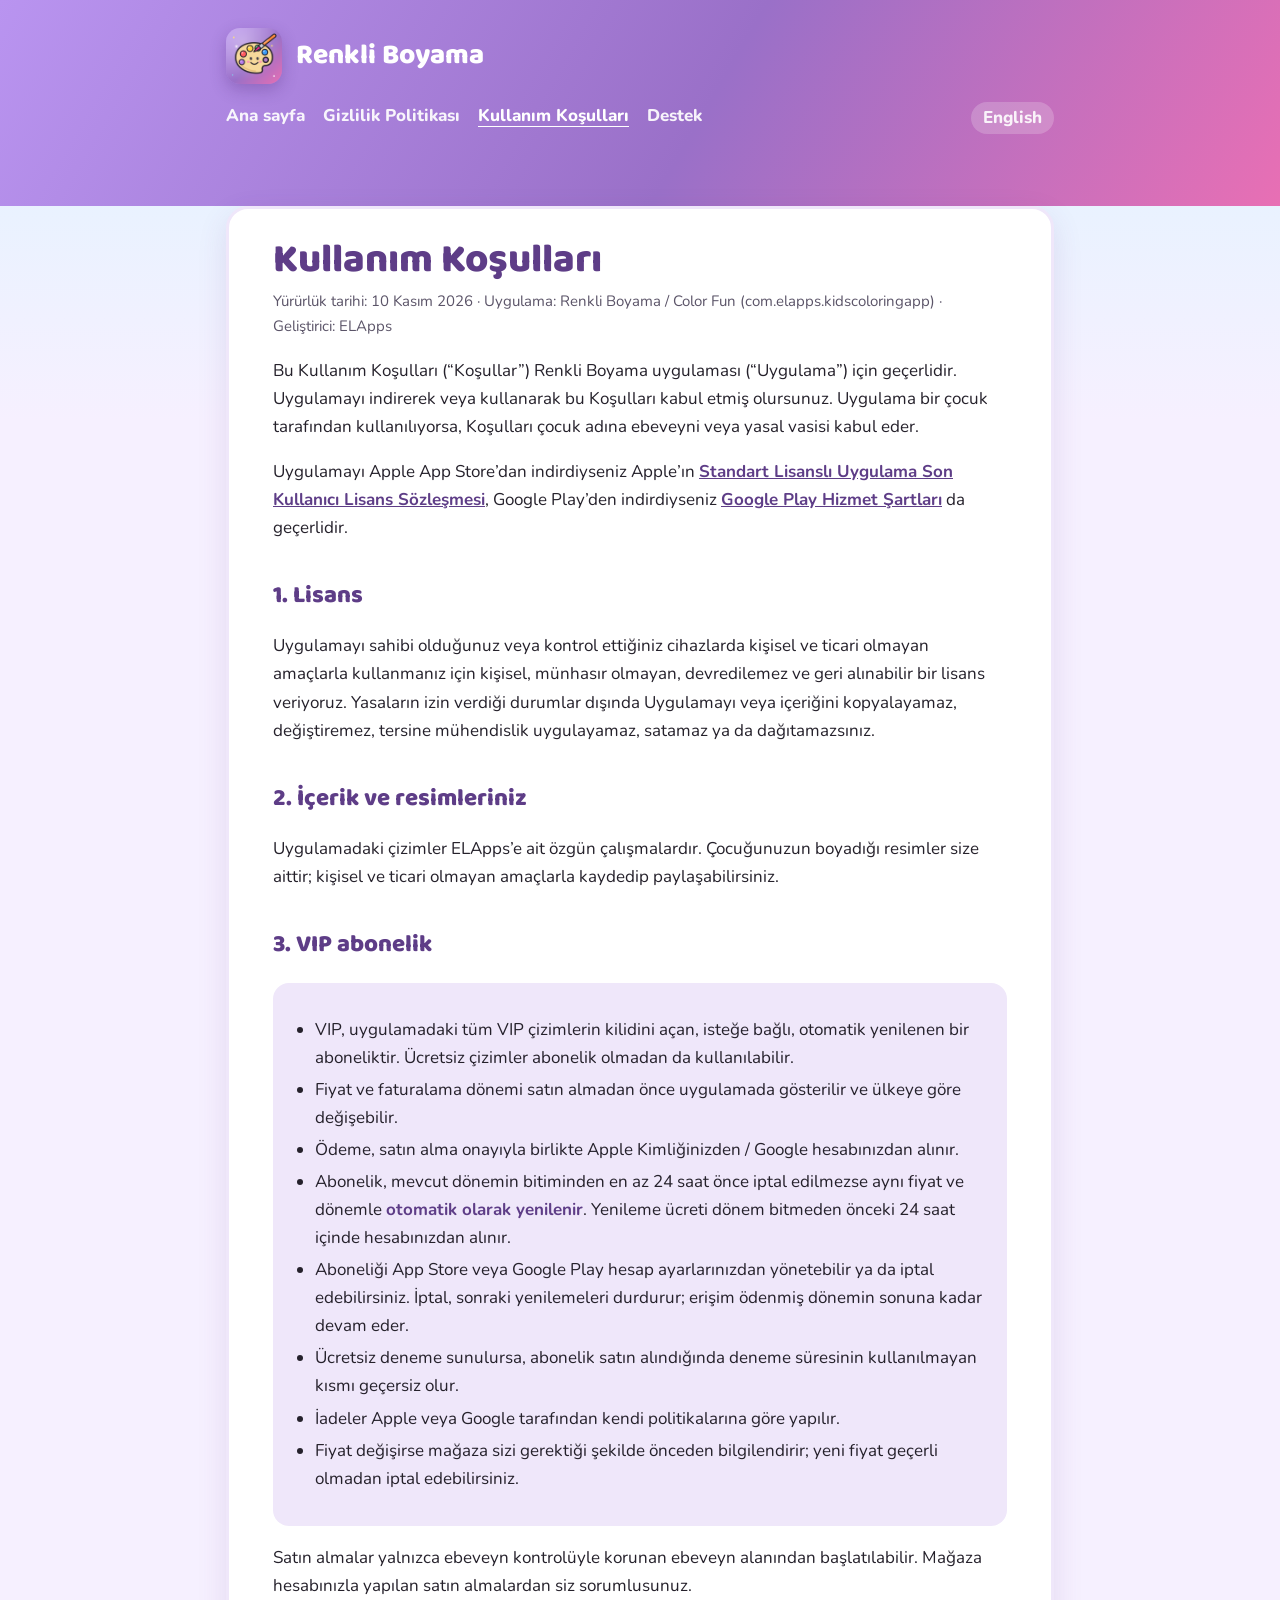
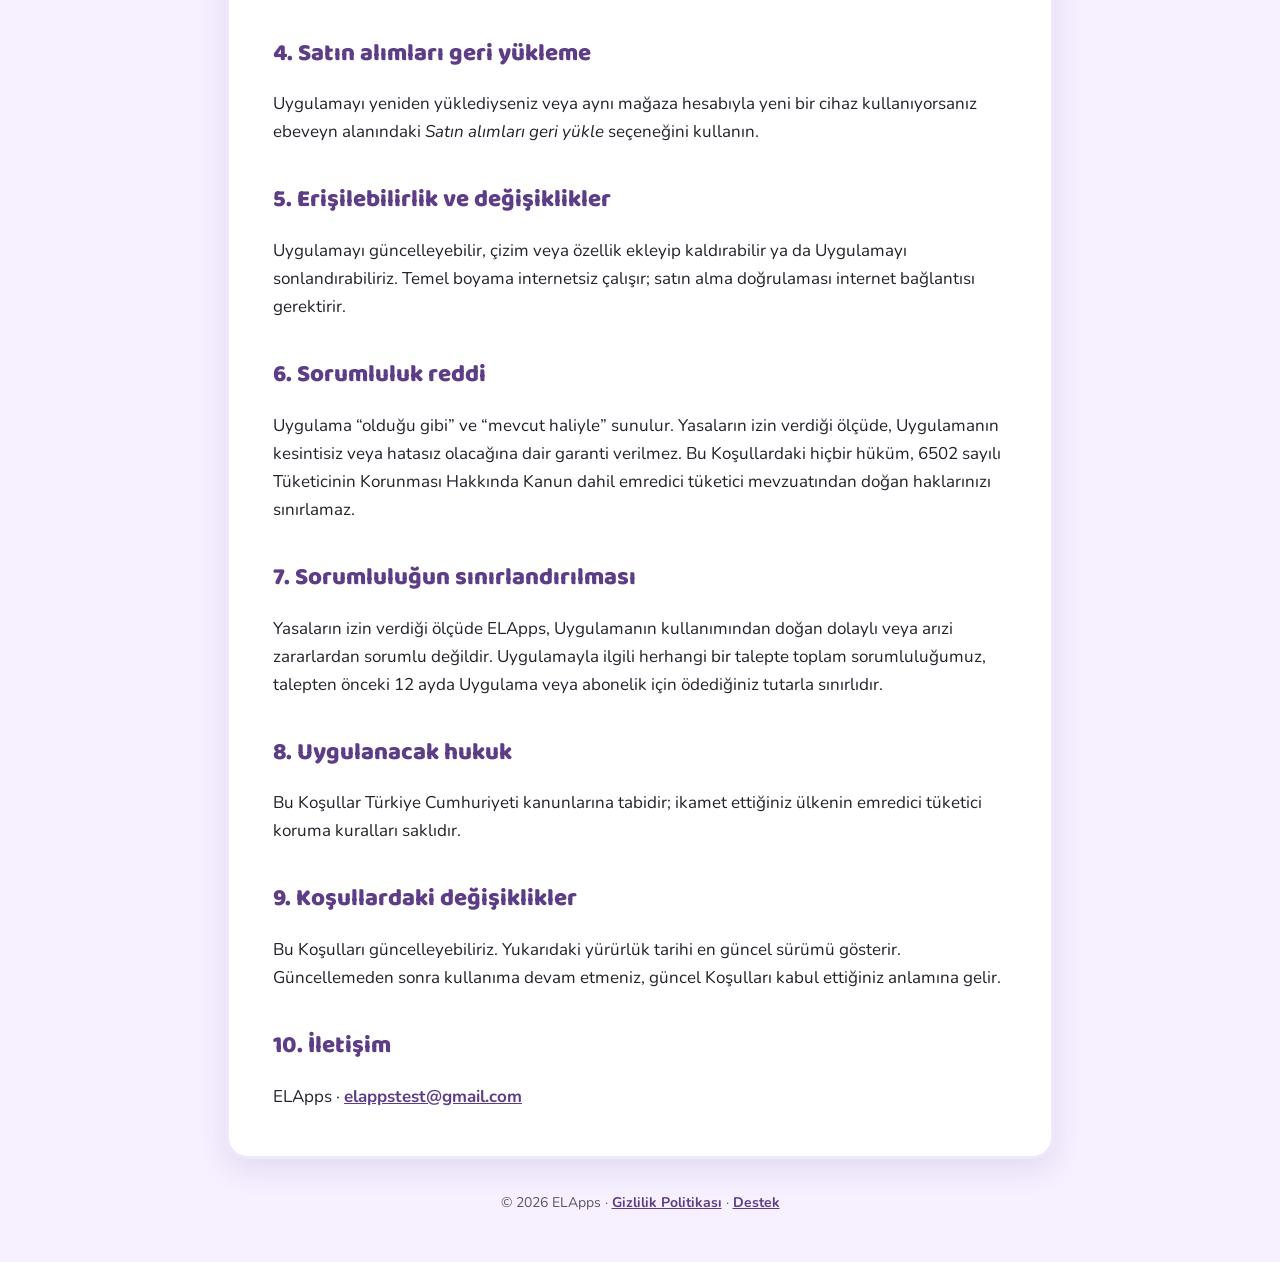
<file: tr/kosullar.html>
<!doctype html>
<html lang="tr">
<head>
<meta charset="utf-8">
<meta name="viewport" content="width=device-width, initial-scale=1">
<title>Kullanım Koşulları – Renkli Boyama</title>
<meta name="description" content="Renkli Boyama (Color Fun) kullanım koşulları ve abonelik şartları.">
<link rel="icon" href="../assets/favicon.png">
<link rel="preconnect" href="https://fonts.googleapis.com">
<link rel="preconnect" href="https://fonts.gstatic.com" crossorigin>
<link href="https://fonts.googleapis.com/css2?family=Baloo+2:wght@800&family=Nunito:wght@400;700;800&display=swap" rel="stylesheet">
<link rel="stylesheet" href="../style.css">
<link rel="alternate" hreflang="en" href="../terms.html">
</head>
<body>
<header class="site"><div class="wrap">
  <a class="brand" href="./"><img src="../assets/icon.png" alt=""><span>Renkli Boyama</span></a>
  <nav class="top" aria-label="Ana menü">
    <a href="./">Ana sayfa</a>
    <a href="gizlilik.html">Gizlilik Politikası</a>
    <a href="kosullar.html" aria-current="page">Kullanım Koşulları</a>
    <a href="destek.html">Destek</a>
    <a class="lang" href="../terms.html" hreflang="en" lang="en">English</a>
  </nav>
</div></header>
<main class="wrap">
<article class="card">
  <h1>Kullanım Koşulları</h1>
  <p class="meta">Yürürlük tarihi: 10 Kasım 2026 · Uygulama: Renkli Boyama / Color Fun (com.elapps.kidscoloringapp) · Geliştirici: ELApps</p>

  <p>Bu Kullanım Koşulları (“Koşullar”) Renkli Boyama uygulaması (“Uygulama”) için geçerlidir. Uygulamayı indirerek veya kullanarak bu Koşulları kabul etmiş olursunuz. Uygulama bir çocuk tarafından kullanılıyorsa, Koşulları çocuk adına ebeveyni veya yasal vasisi kabul eder.</p>
  <p>Uygulamayı Apple App Store’dan indirdiyseniz Apple’ın <a href="https://www.apple.com/legal/internet-services/itunes/dev/stdeula/" rel="noopener">Standart Lisanslı Uygulama Son Kullanıcı Lisans Sözleşmesi</a>, Google Play’den indirdiyseniz <a href="https://play.google.com/about/play-terms/" rel="noopener">Google Play Hizmet Şartları</a> da geçerlidir.</p>

  <h2>1. Lisans</h2>
  <p>Uygulamayı sahibi olduğunuz veya kontrol ettiğiniz cihazlarda kişisel ve ticari olmayan amaçlarla kullanmanız için kişisel, münhasır olmayan, devredilemez ve geri alınabilir bir lisans veriyoruz. Yasaların izin verdiği durumlar dışında Uygulamayı veya içeriğini kopyalayamaz, değiştiremez, tersine mühendislik uygulayamaz, satamaz ya da dağıtamazsınız.</p>

  <h2>2. İçerik ve resimleriniz</h2>
  <p>Uygulamadaki çizimler ELApps’e ait özgün çalışmalardır. Çocuğunuzun boyadığı resimler size aittir; kişisel ve ticari olmayan amaçlarla kaydedip paylaşabilirsiniz.</p>

  <h2>3. VIP abonelik</h2>
  <div class="callout">
    <ul>
      <li>VIP, uygulamadaki tüm VIP çizimlerin kilidini açan, isteğe bağlı, otomatik yenilenen bir aboneliktir. Ücretsiz çizimler abonelik olmadan da kullanılabilir.</li>
      <li>Fiyat ve faturalama dönemi satın almadan önce uygulamada gösterilir ve ülkeye göre değişebilir.</li>
      <li>Ödeme, satın alma onayıyla birlikte Apple Kimliğinizden / Google hesabınızdan alınır.</li>
      <li>Abonelik, mevcut dönemin bitiminden en az 24 saat önce iptal edilmezse aynı fiyat ve dönemle <strong>otomatik olarak yenilenir</strong>. Yenileme ücreti dönem bitmeden önceki 24 saat içinde hesabınızdan alınır.</li>
      <li>Aboneliği App Store veya Google Play hesap ayarlarınızdan yönetebilir ya da iptal edebilirsiniz. İptal, sonraki yenilemeleri durdurur; erişim ödenmiş dönemin sonuna kadar devam eder.</li>
      <li>Ücretsiz deneme sunulursa, abonelik satın alındığında deneme süresinin kullanılmayan kısmı geçersiz olur.</li>
      <li>İadeler Apple veya Google tarafından kendi politikalarına göre yapılır.</li>
      <li>Fiyat değişirse mağaza sizi gerektiği şekilde önceden bilgilendirir; yeni fiyat geçerli olmadan iptal edebilirsiniz.</li>
    </ul>
  </div>
  <p>Satın almalar yalnızca ebeveyn kontrolüyle korunan ebeveyn alanından başlatılabilir. Mağaza hesabınızla yapılan satın almalardan siz sorumlusunuz.</p>

  <h2>4. Satın alımları geri yükleme</h2>
  <p>Uygulamayı yeniden yüklediyseniz veya aynı mağaza hesabıyla yeni bir cihaz kullanıyorsanız ebeveyn alanındaki <em>Satın alımları geri yükle</em> seçeneğini kullanın.</p>

  <h2>5. Erişilebilirlik ve değişiklikler</h2>
  <p>Uygulamayı güncelleyebilir, çizim veya özellik ekleyip kaldırabilir ya da Uygulamayı sonlandırabiliriz. Temel boyama internetsiz çalışır; satın alma doğrulaması internet bağlantısı gerektirir.</p>

  <h2>6. Sorumluluk reddi</h2>
  <p>Uygulama “olduğu gibi” ve “mevcut haliyle” sunulur. Yasaların izin verdiği ölçüde, Uygulamanın kesintisiz veya hatasız olacağına dair garanti verilmez. Bu Koşullardaki hiçbir hüküm, 6502 sayılı Tüketicinin Korunması Hakkında Kanun dahil emredici tüketici mevzuatından doğan haklarınızı sınırlamaz.</p>

  <h2>7. Sorumluluğun sınırlandırılması</h2>
  <p>Yasaların izin verdiği ölçüde ELApps, Uygulamanın kullanımından doğan dolaylı veya arızi zararlardan sorumlu değildir. Uygulamayla ilgili herhangi bir talepte toplam sorumluluğumuz, talepten önceki 12 ayda Uygulama veya abonelik için ödediğiniz tutarla sınırlıdır.</p>

  <h2>8. Uygulanacak hukuk</h2>
  <p>Bu Koşullar Türkiye Cumhuriyeti kanunlarına tabidir; ikamet ettiğiniz ülkenin emredici tüketici koruma kuralları saklıdır.</p>

  <h2>9. Koşullardaki değişiklikler</h2>
  <p>Bu Koşulları güncelleyebiliriz. Yukarıdaki yürürlük tarihi en güncel sürümü gösterir. Güncellemeden sonra kullanıma devam etmeniz, güncel Koşulları kabul ettiğiniz anlamına gelir.</p>

  <h2>10. İletişim</h2>
  <p>ELApps · <a href="mailto:elappstest@gmail.com">elappstest@gmail.com</a></p>
</article>
</main>
<footer>© 2026 ELApps · <a href="gizlilik.html">Gizlilik Politikası</a> · <a href="destek.html">Destek</a></footer>
</body>
</html>
</file>
<file: style.css>
:root {
  --lavender: #9a70c8;
  --lavender-dark: #5e3d87;
  --lavender-light: #efe7fa;
  --pink: #f52e91;
  --sky: #ddf4ff;
  --ink: #25212b;
  --muted: #5b5468;
  --card: #ffffff;
  --radius: 22px;
}
* { box-sizing: border-box; }
html { -webkit-text-size-adjust: 100%; background: #f6f0ff; }
body {
  margin: 0;
  font-family: 'Nunito', system-ui, -apple-system, 'Segoe UI', Roboto, sans-serif;
  color: var(--ink);
  background: linear-gradient(180deg, var(--sky) 0, #f6f0ff 420px, #f6f0ff 100%);
  min-height: 100vh;
  line-height: 1.65;
  font-size: 17px;
}
a { color: var(--lavender-dark); font-weight: 700; }
a:focus-visible { outline: 3px solid var(--pink); outline-offset: 2px; border-radius: 4px; }
header.site {
  background: linear-gradient(120deg, #b994f0, var(--lavender) 55%, #e86fb4);
  color: #fff;
  padding: 28px 16px 72px;
}
.wrap { max-width: 860px; margin: 0 auto; padding: 0 16px; }
.brand { display: flex; align-items: center; gap: 14px; text-decoration: none; color: #fff; }
.brand img { width: 56px; height: 56px; border-radius: 14px; box-shadow: 0 6px 16px rgba(60, 20, 100, .25); }
.brand span { font-family: 'Baloo 2', 'Nunito', sans-serif; font-weight: 800; font-size: 28px; }
nav.top { display: flex; flex-wrap: wrap; gap: 8px 18px; margin-top: 18px; }
nav.top a { color: #fff; text-decoration: none; font-weight: 800; opacity: .92; }
nav.top a[aria-current="page"] { text-decoration: underline; text-underline-offset: 5px; opacity: 1; }
nav.top .lang { margin-left: auto; background: rgba(255, 255, 255, .22); padding: 2px 12px; border-radius: 999px; }
main { margin-top: -48px; }
.card {
  background: var(--card);
  border-radius: var(--radius);
  padding: 28px clamp(18px, 4vw, 44px);
  box-shadow: 0 10px 30px rgba(94, 61, 135, .12);
  border: 3px solid var(--lavender-light);
}
h1 { font-family: 'Baloo 2', 'Nunito', sans-serif; font-weight: 800; color: var(--lavender-dark); line-height: 1.15; margin: 0 0 6px; font-size: clamp(30px, 5vw, 40px); }
h2 { font-family: 'Baloo 2', 'Nunito', sans-serif; font-weight: 800; color: var(--lavender-dark); margin: 34px 0 6px; font-size: 24px; }
h3 { margin: 22px 0 4px; font-size: 18px; }
.meta { color: var(--muted); font-size: 15px; margin: 0 0 18px; }
.callout { background: var(--lavender-light); border-radius: 16px; padding: 16px 20px; margin: 18px 0; }
.callout strong { color: var(--lavender-dark); }
ul { padding-left: 22px; }
li { margin: 4px 0; }
table { width: 100%; border-collapse: collapse; margin: 12px 0; font-size: 15px; }
th, td { text-align: left; padding: 10px 12px; border-bottom: 1px solid #e8e1f3; vertical-align: top; }
th { background: #f7f2ff; color: var(--lavender-dark); }
.table-scroll { overflow-x: auto; }
.grid { display: grid; grid-template-columns: repeat(auto-fit, minmax(220px, 1fr)); gap: 16px; margin-top: 18px; }
.tile { display: block; text-decoration: none; color: var(--ink); font-weight: 400; background: #faf7ff; border: 3px solid var(--lavender-light); border-radius: 18px; padding: 18px; }
.tile:hover { border-color: var(--lavender); }
.tile b { display: block; color: var(--lavender-dark); font-size: 19px; margin-bottom: 4px; }
.hero { display: flex; gap: 22px; align-items: center; flex-wrap: wrap; }
.hero img { width: 112px; height: 112px; border-radius: 26px; box-shadow: 0 8px 20px rgba(94, 61, 135, .2); }
.badges { display: flex; flex-wrap: wrap; gap: 8px; margin-top: 10px; }
.badges span { background: #fff0f7; color: #b0166a; font-weight: 800; font-size: 14px; border-radius: 999px; padding: 4px 12px; }
footer { color: var(--muted); font-size: 14px; text-align: center; padding: 32px 16px 48px; }
.placeholder { background: #fff3c4; padding: 0 4px; border-radius: 4px; }
</file>
